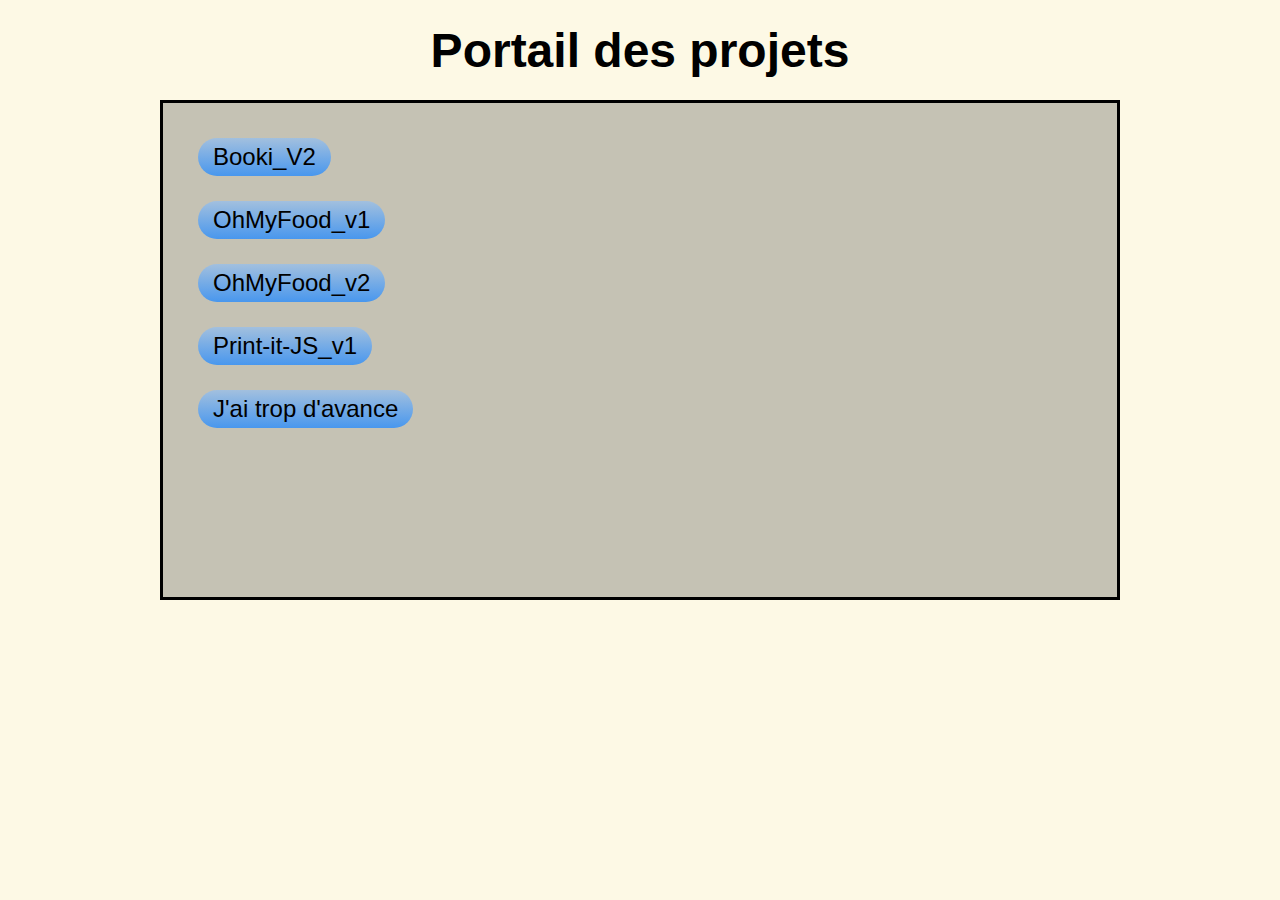
<file: index.html>
<!DOCTYPE html>
<html lang="fr">

<head>
    <meta charset="UTF-8">
    <meta name="viewport" content="width=device-width, initial-scale=1.0">
    <title>Document</title>
    <link rel="stylesheet" href="style.css">
</head>

<body>
    <header>
        <h1>Portail des projets</h1>
    </header>
    <main>
        <a href="Booki_V2/index.html">Booki_V2</a>
        <a href="OhMyFood_v1/index_original.html">OhMyFood_v1</a>
        <a href="OhMyFood_v2/index.html">OhMyFood_v2</a>
        <a href="Projet-5_Print-it-JS-main/index.html">Print-it-JS_v1</a>
        <a href="https://tinyurl.com/y3se8bz4">J'ai trop d'avance</a>
        
    </main>
</body>

</html>
</file>
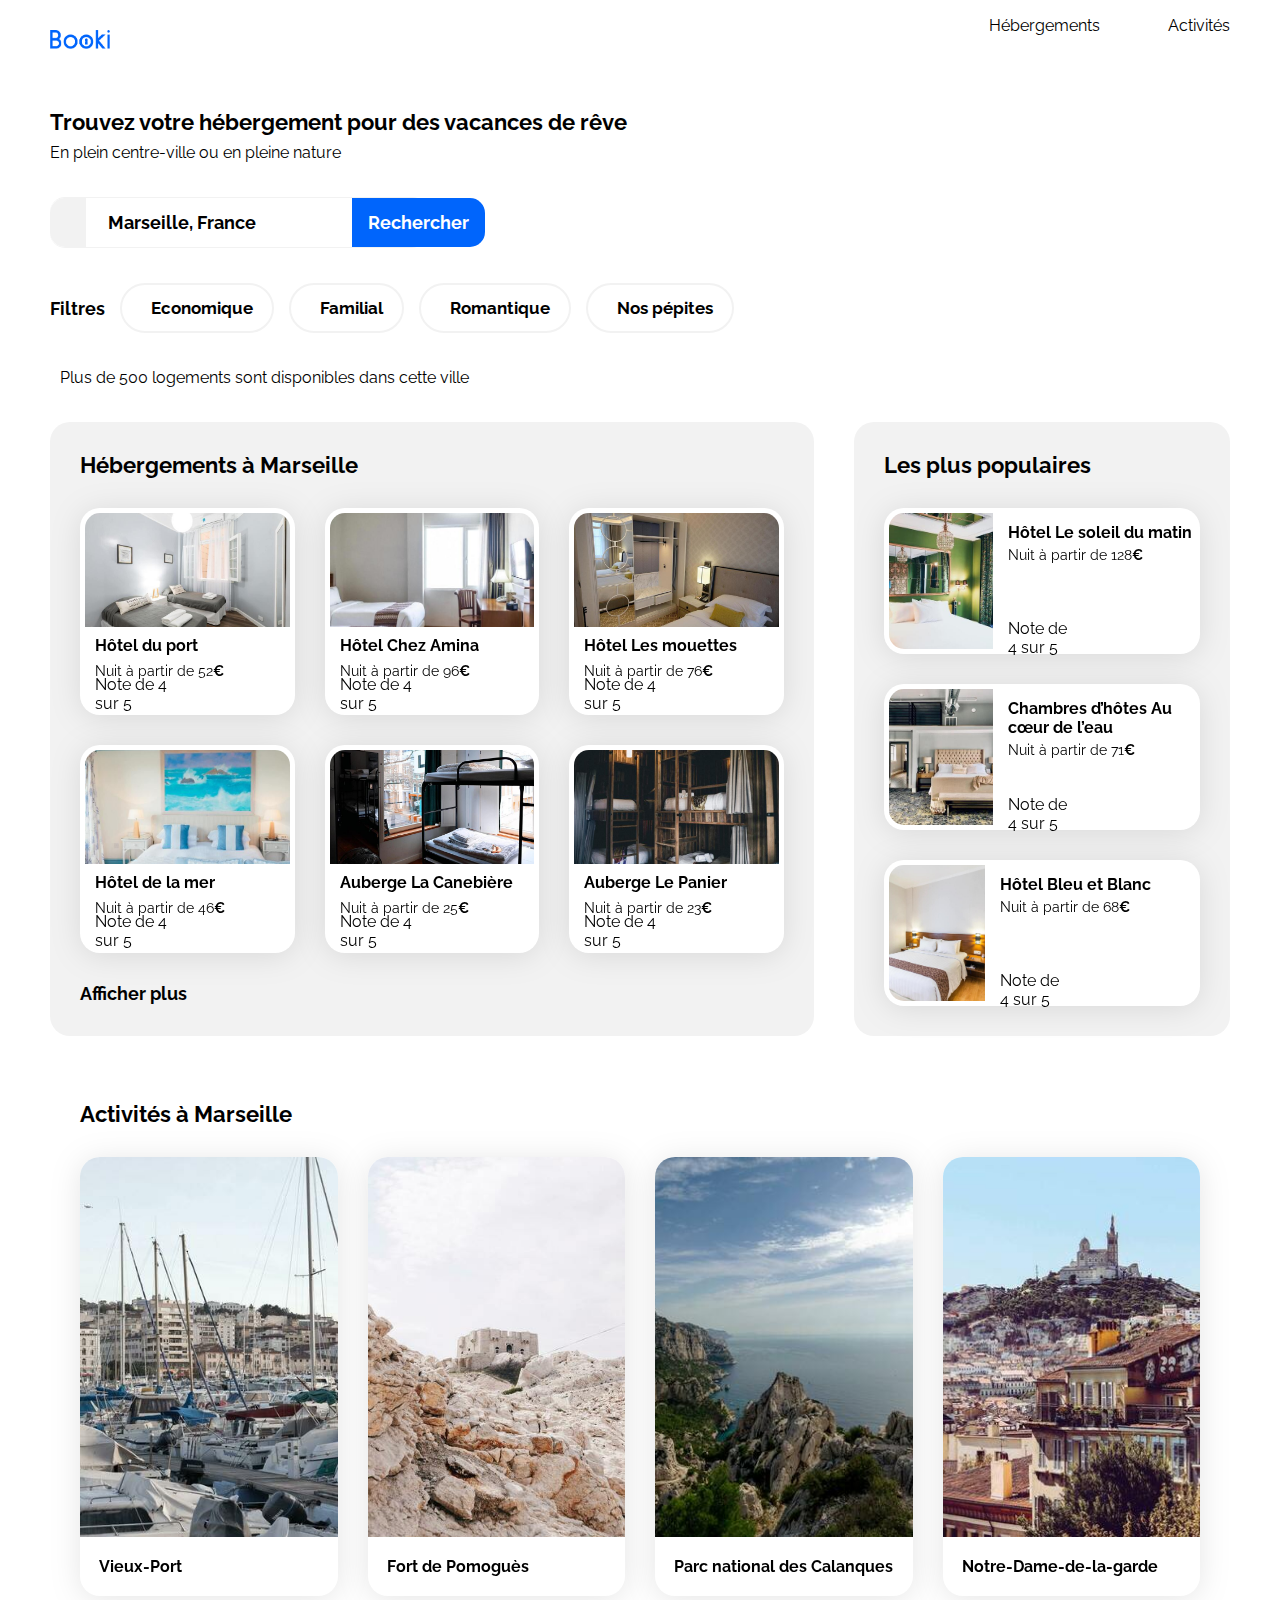
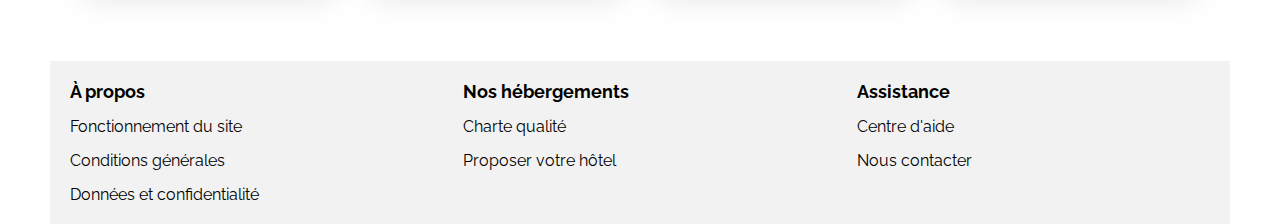
<file: Booki_V2/index.html>
<!DOCTYPE html>
<html lang="fr">

<head>
    <meta charset="UTF-8">
    <meta name="viewport" content="width=device-width, initial-scale=1.0">
    <title>Booki</title>
    <link rel="preconnect" href="https://fonts.googleapis.com">
    <link rel="preconnect" href="https://fonts.gstatic.com" crossorigin>
    <link href="https://fonts.googleapis.com/css2?family=Raleway:wght@400;500;700&display=swap" rel="stylesheet">
    <link rel="stylesheet" href="https://cdnjs.cloudflare.com/ajax/libs/font-awesome/6.2.1/css/all.min.css"
        integrity="sha512-MV7K8+y+gLIBoVD59lQIYicR65iaqukzvf/nwasF0nqhPay5w/9lJmVM2hMDcnK1OnMGCdVK+iQrJ7lzPJQd1w=="
        crossorigin="anonymous" referrerpolicy="no-referrer">
    <link rel="stylesheet" href="./css/style.css">
</head>

<body>
    <div class="main-container">
        <header>
            <img id="logo" src="images/logo/Booki.png" alt="Logo du site">
            <nav>
                <a class="nav-link" href="#hebergements">Hébergements</a>
                <a class="nav-link" href="#activités">Activités</a>
            </nav>
        </header>
        <main>
            <section class="info-group">
                <div class="headline">
                    <h1 class="title">Trouvez votre hébergement pour des vacances de rêve</h1>
                    <p class="txt">En plein centre-ville ou en pleine nature</p>
                </div>
                <div class="search-bar">
                    <form action="#" method="post">
                        <i class="fa-solid fa-location-dot"></i>
                        <input type="text" id="search" name="search" value="Marseille, France">
                        <button class="search-button" type="submit">
                            <i id="search-button-icon" class="fa-solid fa-magnifying-glass"></i>
                            <span>Rechercher</span>
                        </button>
                    </form>
                </div>
                <div class="filterbar">
                    <h3>Filtres</h3>
                    <div class="filters">
                        <div class="filters-mobile">
                            <div class="filter">
                                <i class="fa-solid fa-money-bill-wave"></i>
                                <span>Economique</span>
                            </div>
                            <div class="filter">
                                <i class="fa-solid fa-person"></i>
                                <span>Familial</span>
                            </div>
                        </div>
                        <div class="filters-mobile">
                            <div class="filter">
                                <i class="fa-solid fa-heart"></i>
                                <span>Romantique</span>
                            </div>
                            <div class="filter">
                                <i class="fa-solid fa-fire"></i>
                                <span>Nos pépites</span>
                            </div>
                        </div>
                    </div>
                </div>
                <div class="infobar">
                    <i class="fa-solid fa-circle-info"></i>
                    <p>Plus de 500 logements sont disponibles dans cette ville</p>
                </div>

            </section>

            <div class="hebergements-and-populaires">

                <section id="hebergements" class="hebergements">
                    <h2 class="section-title">Hébergements à Marseille</h2>
                    <div class="hebergements-cards-1">
                        <article class="card">
                            <a class="card-link" href="#">
                                <img src="./images/hebergements/fred-kleber.jpg"
                                    alt="Image de la chambre d'hôtel montrant un lit">
                                <div class="card-content">
                                    <div class="card-txt">
                                        <h4 class="card-title">Hôtel du port</h4>
                                        <p class="card-subtitle">Nuit à partir de 52<span class="euro">€</span></p>
                                    </div>
                                    <div class="card-rating">
                                        <i class="fa-xs fa-solid fa-star" aria-hidden="true"></i>
                                        <i class="fa-xs fa-solid fa-star" aria-hidden="true"></i>
                                        <i class="fa-xs fa-solid fa-star" aria-hidden="true"></i>
                                        <i class="fa-xs fa-solid fa-star" aria-hidden="true"></i>
                                        <i class="fa-xs fa-solid fa-star neutral-star" aria-hidden="true"></i>
                                        <span class="sr-only">Note de 4 sur 5</span>
                                    </div>
                                </div>
                            </a>
                        </article>
                        <article class="card">
                            <a class="card-link" href="#">
                                <img src="./images/hebergements/febrian-zakaria.jpg"
                                    alt="Image de la chambre d'hôtel montrant un lit">
                                <div class="card-content">
                                    <div class="card-txt">
                                        <h4 class="card-title">Hôtel Chez Amina</h4>
                                        <p class="card-subtitle">Nuit à partir de 96<span class="euro">€</span></p>
                                    </div>
                                    <div class="card-rating">
                                        <i class="fa-xs fa-solid fa-star" aria-hidden="true"></i>
                                        <i class="fa-xs fa-solid fa-star" aria-hidden="true"></i>
                                        <i class="fa-xs fa-solid fa-star" aria-hidden="true"></i>
                                        <i class="fa-xs fa-solid fa-star" aria-hidden="true"></i>
                                        <i class="fa-xs fa-solid fa-star neutral-star" aria-hidden="true"></i>
                                        <span class="sr-only">Note de 4 sur 5</span>
                                    </div>
                                </div>
                            </a>
                        </article>
                        <article class="card">
                            <a class="card-link" href="#">
                                <img src="./images/hebergements/reisetopia.jpg"
                                    alt="Image de la chambre d'hôtel montrant un lit">
                                <div class="card-content">
                                    <div class="card-txt">
                                        <h4 class="card-title">Hôtel Les mouettes</h4>
                                        <p class="card-subtitle">Nuit à partir de 76<span class="euro">€</span></p>
                                    </div>
                                    <div class="card-rating">
                                        <i class="fa-xs fa-solid fa-star" aria-hidden="true"></i>
                                        <i class="fa-xs fa-solid fa-star" aria-hidden="true"></i>
                                        <i class="fa-xs fa-solid fa-star" aria-hidden="true"></i>
                                        <i class="fa-xs fa-solid fa-star" aria-hidden="true"></i>
                                        <i class="fa-xs fa-solid fa-star neutral-star" aria-hidden="true"></i>
                                        <span class="sr-only">Note de 4 sur 5</span>
                                    </div>
                                </div>
                            </a>
                        </article>
                    </div>
                    <div class="hebergements-cards-2">
                        <article class="card">
                            <a class="card-link" href="#">
                                <img src="./images/hebergements/annie-spratt.jpg"
                                    alt="Image de la chambre d'hôtel montrant un lit">
                                <div class="card-content">
                                    <div class="card-txt">
                                        <h4 class="card-title">Hôtel de la mer</h4>
                                        <p class="card-subtitle">Nuit à partir de 46<span class="euro">€</span></p>
                                    </div>
                                    <div class="card-rating">
                                        <i class="fa-xs fa-solid fa-star" aria-hidden="true"></i>
                                        <i class="fa-xs fa-solid fa-star" aria-hidden="true"></i>
                                        <i class="fa-xs fa-solid fa-star" aria-hidden="true"></i>
                                        <i class="fa-xs fa-solid fa-star" aria-hidden="true"></i>
                                        <i class="fa-xs fa-solid fa-star neutral-star" aria-hidden="true"></i>
                                        <span class="sr-only">Note de 4 sur 5</span>
                                    </div>
                                </div>
                            </a>
                        </article>
                        <article class="card">
                            <a class="card-link" href="#">
                                <img src="./images/hebergements/marcus-loke.jpg"
                                    alt="Image de la chambre d'hôtel montrant un lit">
                                <div class="card-content">
                                    <div class="card-txt">
                                        <h4 class="card-title">Auberge La Canebière</h4>
                                        <p class="card-subtitle">Nuit à partir de 25<span class="euro">€</span></p>
                                    </div>
                                    <div class="card-rating">
                                        <i class="fa-xs fa-solid fa-star" aria-hidden="true"></i>
                                        <i class="fa-xs fa-solid fa-star" aria-hidden="true"></i>
                                        <i class="fa-xs fa-solid fa-star" aria-hidden="true"></i>
                                        <i class="fa-xs fa-solid fa-star" aria-hidden="true"></i>
                                        <i class="fa-xs fa-solid fa-star neutral-star" aria-hidden="true"></i>
                                        <span class="sr-only">Note de 4 sur 5</span>
                                    </div>
                                </div>
                            </a>
                        </article>
                        <article class="card">
                            <a class="card-link" href="#">
                                <img src="./images/hebergements/nicate-lee.jpg"
                                    alt="Image de la chambre d'hôtel montrant un lit">
                                <div class="card-content">
                                    <div class="card-txt">
                                        <h4 class="card-title">Auberge Le Panier</h4>
                                        <p class="card-subtitle">Nuit à partir de 23<span class="euro">€</span></p>
                                    </div>
                                    <div class="card-rating">
                                        <i class="fa-xs fa-solid fa-star" aria-hidden="true"></i>
                                        <i class="fa-xs fa-solid fa-star" aria-hidden="true"></i>
                                        <i class="fa-xs fa-solid fa-star" aria-hidden="true"></i>
                                        <i class="fa-xs fa-solid fa-star" aria-hidden="true"></i>
                                        <i class="fa-xs fa-solid fa-star neutral-star" aria-hidden="true"></i>
                                        <span class="sr-only">Note de 4 sur 5</span>
                                    </div>
                                </div>
                            </a>
                        </article>
                    </div>
                    <a id="get-more" href="#">Afficher plus</a>
                </section>

                <section class="populaires">
                    <div class="populaires-title">
                        <h2 class="section-title">Les plus populaires</h2>
                        <i class="fa-solid fa-chart-line" aria-hidden="true"></i>
                    </div>
                    <div class="populaires-cards">
                        <article class="card">
                            <a class="card-link" href="#">
                                <img src="./images/hebergements/emile-guillemot.jpg"
                                    alt="Image de la chambre d'hôtel montrant un lit">
                                <div class="card-content">
                                    <div class="card-txt">
                                        <h4 class="card-title">Hôtel Le soleil du matin</h4>
                                        <p class="card-subtitle">Nuit à partir de 128<span class="euro">€</span></p>
                                    </div>
                                    <div class="card-rating">
                                        <i class="fa-xs fa-solid fa-star" aria-hidden="true"></i>
                                        <i class="fa-xs fa-solid fa-star" aria-hidden="true"></i>
                                        <i class="fa-xs fa-solid fa-star" aria-hidden="true"></i>
                                        <i class="fa-xs fa-solid fa-star" aria-hidden="true"></i>
                                        <i class="fa-xs fa-solid fa-star neutral-star" aria-hidden="true"></i>
                                        <span class="sr-only">Note de 4 sur 5</span>
                                    </div>
                                </div>
                            </a>
                        </article>
                        <article class="card">
                            <a class="card-link" href="#">
                                <img src="./images/hebergements/aw-creative.jpg"
                                    alt="Image de la chambre d'hôtel montrant un lit">
                                <div class="card-content">
                                    <div class="card-txt">
                                        <h4 class="card-title">Chambres d’hôtes Au cœur de l’eau</h4>
                                        <p class="card-subtitle">Nuit à partir de 71<span class="euro">€</span></p>
                                    </div>
                                    <div class="card-rating">
                                        <i class="fa-xs fa-solid fa-star" aria-hidden="true"></i>
                                        <i class="fa-xs fa-solid fa-star" aria-hidden="true"></i>
                                        <i class="fa-xs fa-solid fa-star" aria-hidden="true"></i>
                                        <i class="fa-xs fa-solid fa-star" aria-hidden="true"></i>
                                        <i class="fa-xs fa-solid fa-star neutral-star" aria-hidden="true"></i>
                                        <span class="sr-only">Note de 4 sur 5</span>
                                    </div>
                                </div>
                            </a>
                        </article>
                        <article class="card">
                            <a class="card-link" href="#">
                                <img src="./images/hebergements/febrian-zakaria2.jpg"
                                    alt="Image de la chambre d'hôtel montrant un lit">
                                <div class="card-content">
                                    <div class="card-txt">
                                        <h4 class="card-title">Hôtel Bleu et Blanc</h4>
                                        <p class="card-subtitle">Nuit à partir de 68<span class="euro">€</span></p>
                                    </div>
                                    <div class="card-rating">
                                        <i class="fa-xs fa-solid fa-star" aria-hidden="true"></i>
                                        <i class="fa-xs fa-solid fa-star" aria-hidden="true"></i>
                                        <i class="fa-xs fa-solid fa-star" aria-hidden="true"></i>
                                        <i class="fa-xs fa-solid fa-star" aria-hidden="true"></i>
                                        <i class="fa-xs fa-solid fa-star neutral-star" aria-hidden="true"></i>
                                        <span class="sr-only">Note de 4 sur 5</span>
                                    </div>
                                </div>
                            </a>
                        </article>
                    </div>
                </section>
            </div>

            <section id="activités" class="activités">
                <h2 class="section-title">Activités à Marseille</h2>
                <div class="activités-cards">
                    <article class="card">
                        <a class="card-link" href="#">
                            <img src="./images/activites/reno-laithienne.jpg" alt="Image du Vieux-Port">
                            <h4 class="card-title">Vieux-Port</h4>
                        </a>
                    </article>
                    <article class="card">
                        <a class="card-link" href="#">
                            <img src="./images/activites/paul-hermann.jpg" alt="Image du Fort de Pomoguès">
                            <h4 class="card-title">Fort de Pomoguès</h4>
                        </a>
                    </article>
                    <article class="card">
                        <a class="card-link" href="#">
                            <img src="./images/activites/kilyan-sockalingum.jpg"
                                alt="Image du Parc national des Calanques">
                            <h4 class="card-title">Parc national des Calanques</h4>
                        </a>
                    </article>
                    <article class="card">
                        <a class="card-link" href="#">
                            <img src="./images/activites/florian-wehde.jpg" alt="Image de Notre-Dame-de-la-garde">
                            <h4 class="card-title">Notre-Dame-de-la-garde</h4>
                        </a>
                    </article>
                </div>
            </section>
        </main>

        <footer>
            <div class="footer-div">
                <h3>À propos</h3>
                <ul>
                    <li><a href="#">Fonctionnement du site</a></li>
                    <li><a href="#">Conditions générales</a></li>
                    <li><a href="#">Données et confidentialité</a></li>
                </ul>
            </div>
            <div class="footer-div">
                <h3>Nos hébergements</h3>
                <ul>
                    <li><a href="#">Charte qualité</a></li>
                    <li><a href="#">Proposer votre hôtel</a></li>
                </ul>
            </div>
            <div class="footer-div">
                <h3>Assistance</h3>
                <ul>
                    <li><a href="#">Centre d'aide</a></li>
                    <li><a href="#">Nous contacter</a></li>
                </ul>
            </div>
        </footer>

    </div>
</body>

</html>
</file>
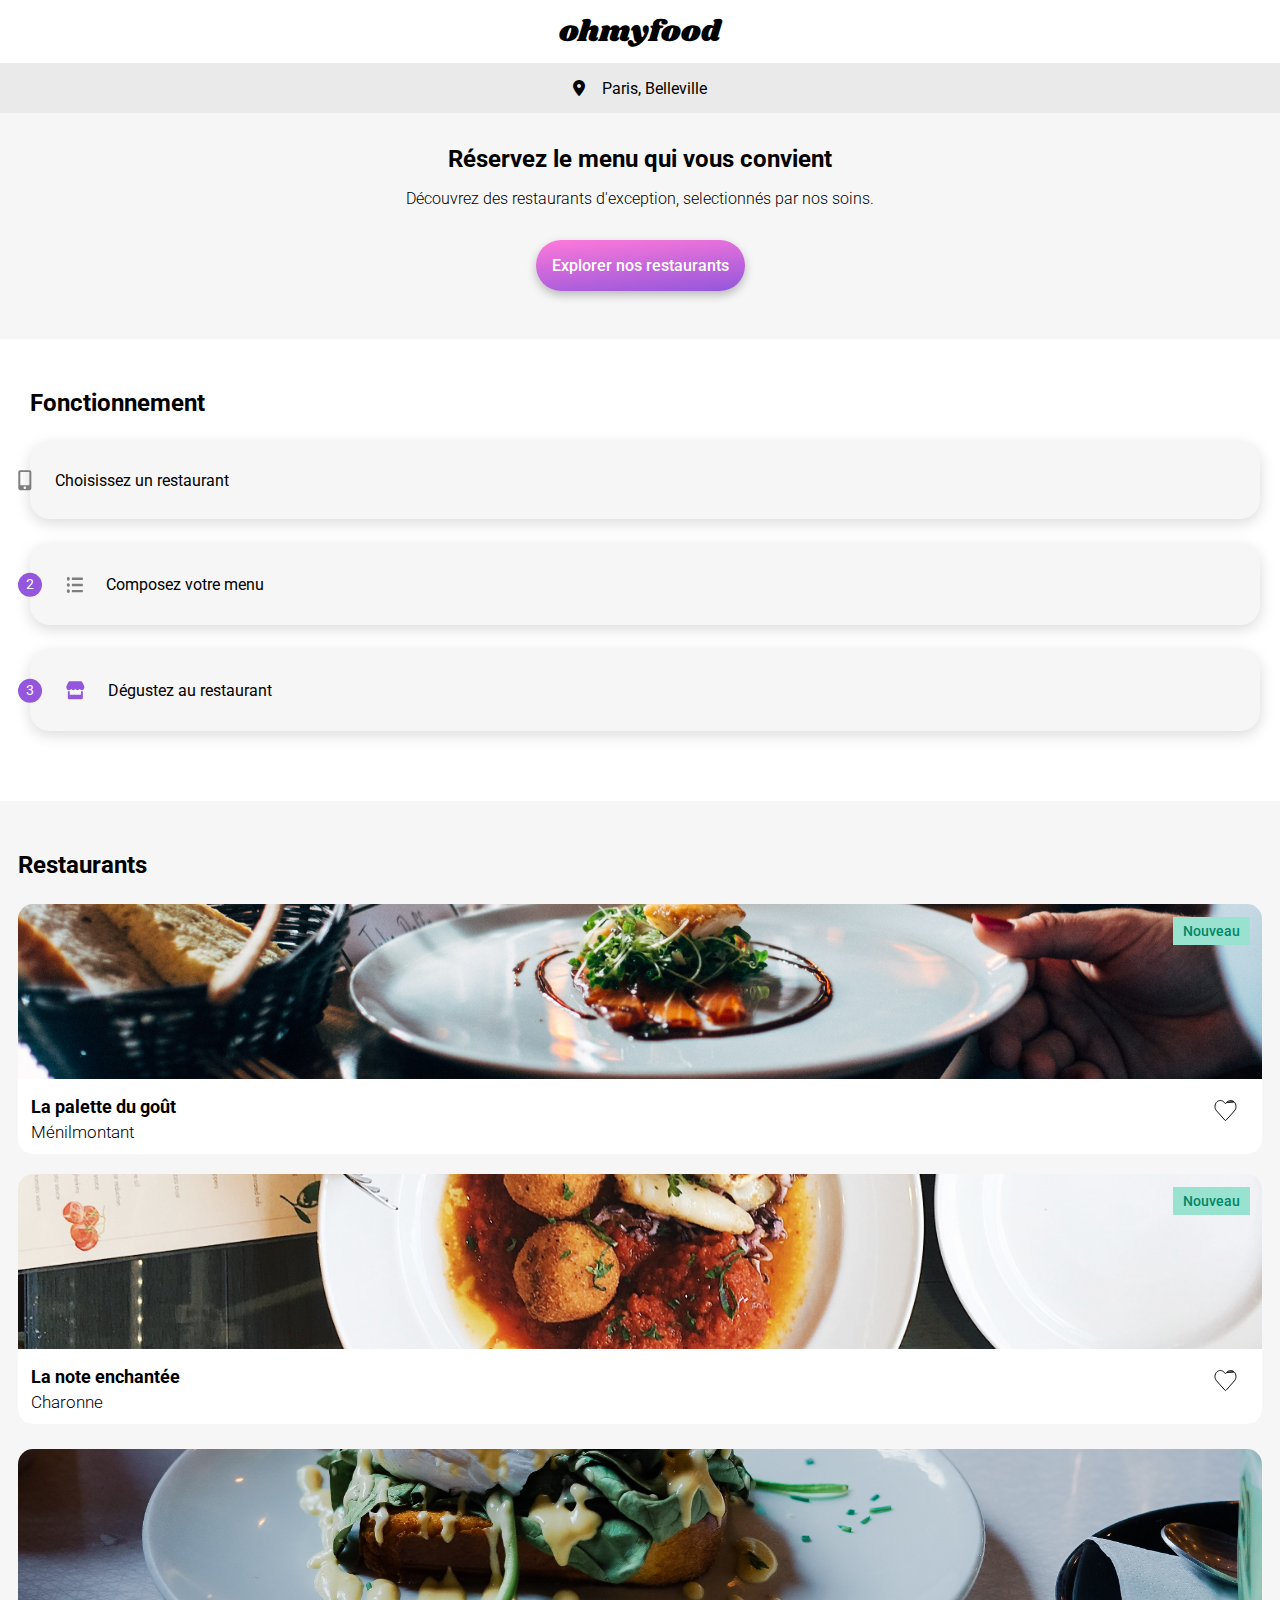
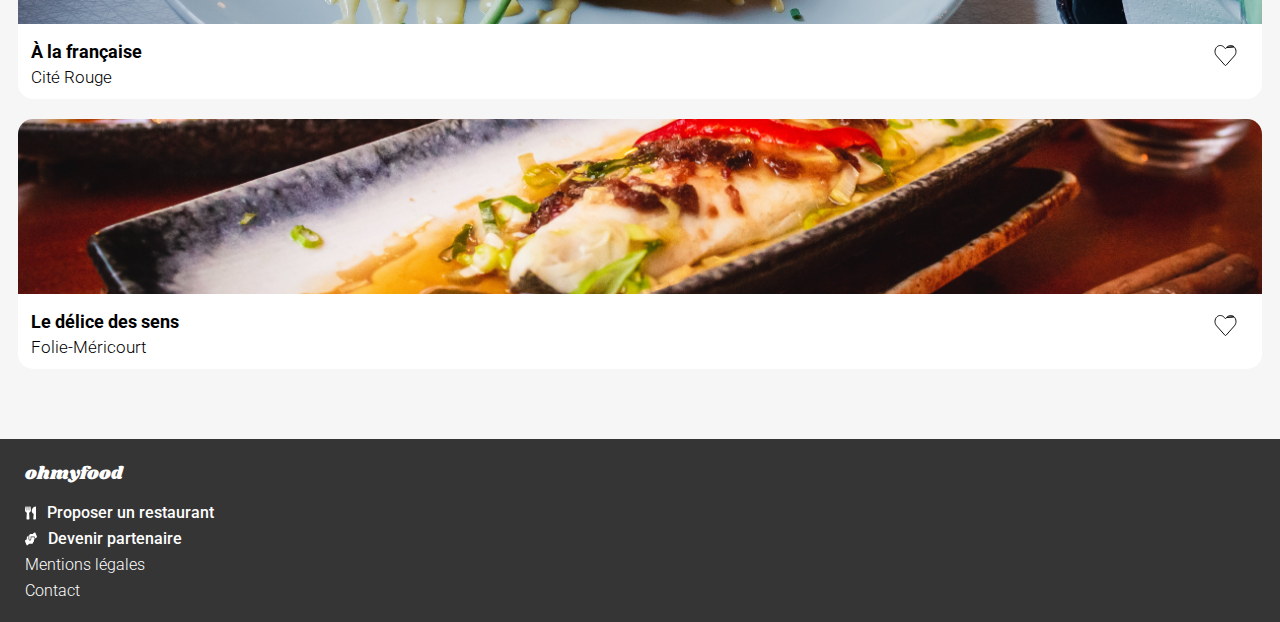
<file: OhMyFood_v1/index.html>
<!DOCTYPE html>
<html lang="fr">

<head>
    <meta charset="UTF-8">
    <meta name="viewport" content="width=device-width, initial-scale=1.0">
    <link href="https://fonts.googleapis.com/css?family=Roboto:300,400,500,600,700" rel="stylesheet">
    <link href="https://fonts.googleapis.com/css?family=Shrikhand:400&display=swap" rel="stylesheet">
    <link rel="stylesheet" href="https://cdnjs.cloudflare.com/ajax/libs/font-awesome/6.4.2/css/all.min.css">
    <link rel="stylesheet" href="SASS/style.css">
    <title>OhMyFood</title>
</head>

<body>

    <header>
        <h1 class="title">ohmyfood</h1>
        <div class="location">
            <i class="fa-solid fa-location-dot"></i>
            <span class="location-txt">Paris, Belleville</span>
        </div>
    </header>

    <!-- <a id="go-back" href="index.html">
        <img src="assets/icons/GoBack.svg" alt="icône de retour en arrière">
    </a> -->

    <main>

        <section class="explore-section">
            <h2>Réservez le menu qui vous convient</h2>
            <span>Découvrez des restaurants d'exception, selectionnés par nos soins.</span>
            <a href="#restaurants-section">Explorer nos restaurants</a>
        </section>

        <section class="fonctionnement-section">
            <h2>Fonctionnement</h2>
            <div class="bloc-cartouches-fonctionnement">

                <div class="cartouche-fonctionnement">
                    <img src="assets/icons/phone.svg" alt="icône de smartphone">
                    <p>Choisissez un restaurant</p>
                </div>

                <div class="cartouche-fonctionnement">
                    <div class="cartouche-number">
                        <img src="assets/icons/Ellipse_2.svg" alt="Etape 2">
                        <p>2</p>
                    </div>
                    <img src="assets/icons/menu.svg" alt="icône de menu">
                    <p>Composez votre menu</p>
                </div>

                <div class="cartouche-fonctionnement">
                    <div class="cartouche-number">
                        <img src="assets/icons/Ellipse_2.svg" alt="Etape 3">
                        <p>3</p>
                    </div>
                    <img src="assets/icons/restaurant.svg" alt="icône de restaurant">
                    <p>Dégustez au restaurant</p>
                </div>

            </div>
        </section>

        <section class="restaurants-section">
            <h2 id="restaurants-section">Restaurants</h2>

            <div class="cards-block">
                <div class="cards-sub-block">

                    <article class="card">
                        <img class="img-1" src="assets/restaurants/jay-wennington-N_Y88TWmGwA-unsplash.jpg"
                            alt="photo d'un plat du restaurant">
                        <p class="badge-nouveau">Nouveau</p>
                        <div class="card-txt-block">
                            <h3>La palette du goût</h3>
                            <p>Ménilmontant</p>
                        </div>
                        <!-- <a href="#La_palette_du_goût"></a> -->
                        <a href="Restaurants/La_palette_du_goût.html"></a>
                        <label class="checkbox-label" for="la-palette-du-gout">
                            <input type="checkbox" id="la-palette-du-gout">
                            <img class="status-default" src="assets/icons/Status=Default.svg"
                                alt="icône du bouton like">
                            <img class="status-liked" src="assets/icons/Status=Liked.svg" alt="icône du bouton like">
                        </label>
                    </article>

                    <article class="card">
                        <img class="img-2" src="assets/restaurants/stil-u2Lp8tXIcjw-unsplash.jpg"
                            alt="photo d'un plat du restaurant">
                        <p class="badge-nouveau">Nouveau</p>
                        <div class="card-txt-block">
                            <h3>La note enchantée</h3>
                            <p>Charonne</p>
                        </div>
                        <a href="Restaurants/La_note_enchantée.html"></a>
                        <label class="checkbox-label" for="la-note-enchantée">
                            <input type="checkbox" id="la-note-enchantée">
                            <img class="status-default" src="assets/icons/Status=Default.svg"
                                alt="icône du bouton like">
                            <img class="status-liked" src="assets/icons/Status=Liked.svg" alt="icône du bouton like">
                        </label>
                    </article>

                </div>
            </div>

            <div class="cards-block">
                <div class="cards-sub-block">

                    <article class="card">
                        <img class="img-3" src="assets/restaurants/toa-heftiba-DQKerTsQwi0-unsplash.jpg"
                            alt="photo d'un plat du restaurant">
                        <div class="card-txt-block">
                            <h3>À la française</h3>
                            <p>Cité Rouge</p>
                        </div>
                        <a href="Restaurants/A_la_française.html"></a>
                        <label class="checkbox-label" for="a-la-française">
                            <input type="checkbox" id="a-la-française">
                            <img class="status-default" src="assets/icons/Status=Default.svg"
                                alt="icône du bouton like">
                            <img class="status-liked" src="assets/icons/Status=Liked.svg" alt="icône du bouton like">
                        </label>
                    </article>

                    <article class="card">
                        <img class="img-4" src="assets/restaurants/louis-hansel-shotsoflouis-qNBGVyOCY8Q-unsplash.jpg"
                            alt="photo d'un plat du restaurant">
                        <div class="card-txt-block">
                            <h3>Le délice des sens</h3>
                            <p>Folie-Méricourt</p>
                        </div>
                        <a href="Restaurants/Le_délice_des_sens.html"></a>
                        <label class="checkbox-label" for="le-délice-des-sens">
                            <input type="checkbox" id="le-délice-des-sens">
                            <img class="status-default" src="assets/icons/Status=Default.svg"
                                alt="icône du bouton like">
                            <img class="status-liked" src="assets/icons/Status=Liked.svg" alt="icône du bouton like">
                        </label>
                    </article>

                </div>
            </div>

        </section>

    </main>

    <footer>
        <div class="footer-logo">
            <p>ohmyfood</p>
        </div>
        <div class="links-block">
            <div class="proposer-restaurant">
                <img src="assets/icons/couverts.svg" alt="icône du lien proposer un restaurant">
                <p>Proposer un restaurant</p>
            </div>
            <div class="partenaire">
                <img src="assets/icons/partenaires.svg" alt="icône du lien devenir partenaire">
                <p>Devenir partenaire</p>
            </div>
            <div class="mentions-contact">
                <p>Mentions légales</p>
                <p>Contact</p>
            </div>
        </div>
    </footer>

</body>


</html>

<!-- <iframe id="La_palette_du_goût" src="Restaurants/La_palette_du_goût.html"></iframe> -->
</file>
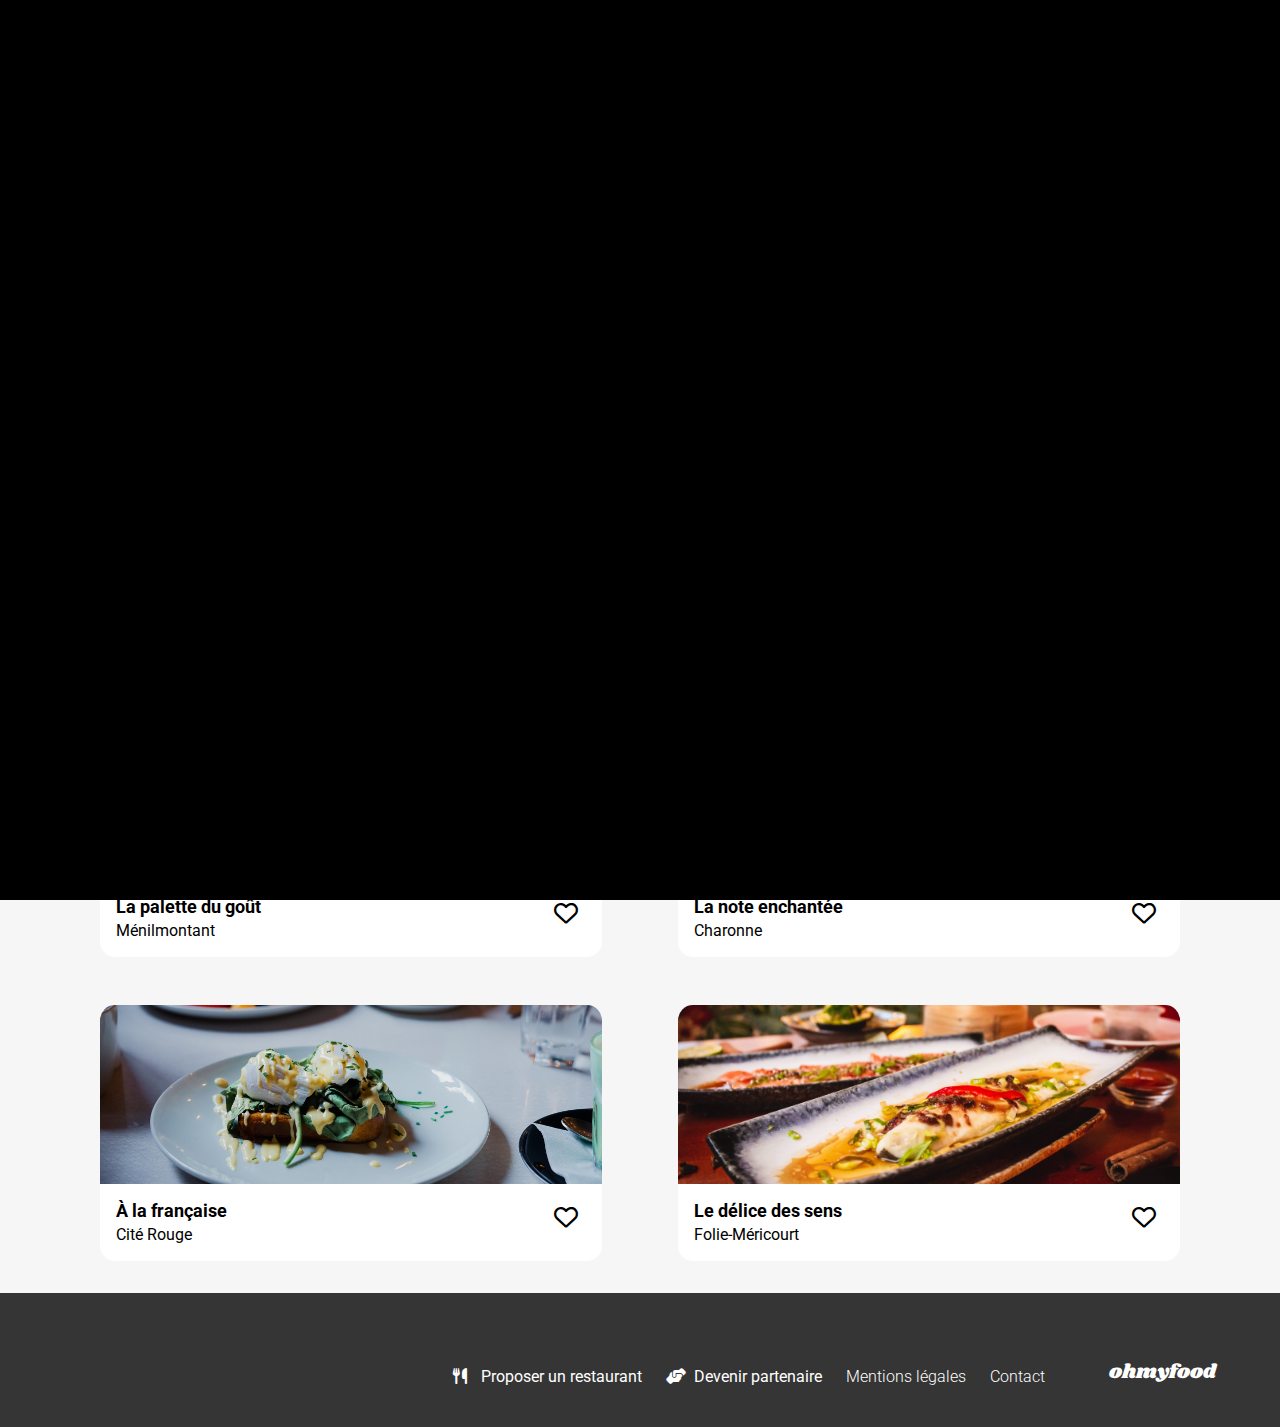
<file: OhMyFood_v2/index.html>
<!DOCTYPE html>
<html lang="fr">

<head>
    <meta charset="UTF-8">
    <meta name="viewport" content="width=device-width, initial-scale=1.0">
    <link href="https://fonts.googleapis.com/css?family=Roboto:300,400,500,600,700" rel="stylesheet">
    <link href="https://fonts.googleapis.com/css?family=Shrikhand:400&display=swap" rel="stylesheet">
    <link rel="stylesheet" href="https://cdnjs.cloudflare.com/ajax/libs/font-awesome/6.4.2/css/all.min.css">
    <link rel="stylesheet" href="SASS/style.css">
    <title>OhMyFood</title>
</head>

<body>

    <div class="loader">
        <span class="loader__1">O</span>
        <span class="loader__2">h</span>
        <span class="loader__3">M</span>
        <span class="loader__4">y</span>
        <span class="loader__5">F</span>
        <span class="loader__6">o</span>
        <span class="loader__7">o</span>
        <span class="loader__8">d</span>
    </div>

    <div class="main-container">

        <header class="header white-background">
            <h1 class="header__title">ohmyfood</h1>
        </header>

        <div class="location-bar">
            <i class="fa-solid fa-location-dot"></i>
            <span class="location-bar__txt">Paris, Belleville</span>
        </div>

        <main>
            <section class="explore grey-background">
                <h2 class="explore__title">Réservez le menu qui vous convient</h2>
                <span class="explore__txt">Découvrez des restaurants d'exception, selectionnés par nos soins.</span>
                <a class="explore__btn" href="#restaurants-balise">Explorer nos restaurants</a>
            </section>
            <section class="steps white-background">
                <h2 class="steps__title">Fonctionnement</h2>
                <div class="steps__tiles-flex">
                    <div class="steps__tile">
                        <span class="steps__tile-number">1</span>
                        <i class="fa-solid fa-mobile-screen-button steps__tile-icon"></i>
                        <span class="steps__tile-txt">Choisissez un restaurant</span>
                    </div>
                    <div class="steps__tile">
                        <span class="steps__tile-number">2</span>
                        <i class="fa-solid fa-list-ul steps__tile-icon"></i>
                        <span class="steps__tile-txt">Composez votre menu</span>
                    </div>
                    <div class="steps__tile">
                        <span class="steps__tile-number">3</span>
                        <i class="fa-solid fa-store steps__tile-icon steps__tile-icon--purple"></i>
                        <span class="steps__tile-txt">Dégustez au restaurant</span>
                    </div>
                </div>
            </section>
            <div class="grey-background">
                <section class="restaurants">
                    <h2 class="restaurants__title" id="restaurants-balise">Restaurants</h2>
                    <div class="restaurants__block">
                        <article class="restaurants__card white-background">
                            <a class="restaurants__card-link" href="Restaurants/La_palette_du_goût.html"></a>
                            <img class="restaurants__card-img La_palette_du_goût-img"
                                src="assets/restaurants/jay-wennington-N_Y88TWmGwA-unsplash.jpg"
                                alt="photo d'un plat du restaurant">
                            <span class="restaurants__card-new">Nouveau</span>
                            <h3 class="restaurants__card-title">La palette du goût</h3>
                            <span class="restaurants__card-location">Ménilmontant</span>
                            <label class="restaurants__card-checkbox-label" for="la-palette-du-gout">
                                <input type="checkbox" id="la-palette-du-gout">
                                <i class="fa-regular fa-heart restaurants__card-status-default"></i>
                                <i class="fa-solid fa-heart restaurants__card-status-liked"></i>
                            </label>
                        </article>
                        <article class="restaurants__card white-background">
                            <a class="restaurants__card-link" href="Restaurants/La_note_enchantée.html"></a>
                            <img class="restaurants__card-img La_note_enchantée-img"
                                src="assets/restaurants/stil-u2Lp8tXIcjw-unsplash.jpg"
                                alt="photo d'un plat du restaurant">
                            <span class="restaurants__card-new">Nouveau</span>
                            <h3 class="restaurants__card-title">La note enchantée</h3>
                            <span class="restaurants__card-location">Charonne</span>
                            <label class="checkbox-label" for="la-note-enchantée">
                                <input type="checkbox" id="la-note-enchantée">
                                <i class="fa-regular fa-heart restaurants__card-status-default"></i>
                                <i class="fa-solid fa-heart restaurants__card-status-liked"></i>
                            </label>
                        </article>
                    </div>
                    <div class="restaurants__block">
                        <article class="restaurants__card white-background">
                            <a class="restaurants__card-link" href="Restaurants/A_la_française.html"></a>
                            <img class="restaurants__card-img A_la_française-img"
                                src="assets/restaurants/toa-heftiba-DQKerTsQwi0-unsplash.jpg"
                                alt="photo d'un plat du restaurant">
                            <h3 class="restaurants__card-title">À la française</h3>
                            <span class="restaurants__card-location">Cité Rouge</span>
                            <label class="checkbox-label" for="a-la-française">
                                <input type="checkbox" id="a-la-française">
                                <i class="fa-regular fa-heart restaurants__card-status-default"></i>
                                <i class="fa-solid fa-heart restaurants__card-status-liked"></i>
                            </label>
                        </article>
                        <article class="restaurants__card white-background">
                            <a class="restaurants__card-link" href="Restaurants/Le_délice_des_sens.html"></a>
                            <img class="restaurants__card-img Le_délice_des_sens-img"
                                src="assets/restaurants/louis-hansel-shotsoflouis-qNBGVyOCY8Q-unsplash.jpg"
                                alt="photo d'un plat du restaurant">
                            <h3 class="restaurants__card-title">Le délice des sens</h3>
                            <span class="restaurants__card-location">Folie-Méricourt</span>
                            <label class="checkbox-label" for="le-délice-des-sens">
                                <input type="checkbox" id="le-délice-des-sens">
                                <i class="fa-regular fa-heart restaurants__card-status-default"></i>
                                <i class="fa-solid fa-heart restaurants__card-status-liked"></i>
                            </label>
                        </article>
                    </div>
                </section>
            </div>
        </main>
        <footer class="footer">
            <h1 class="footer__logo">ohmyfood</h1>
            <div class="footer__links">
                <div class="footer__links-group">
                    <i class="fa-solid fa-utensils footer__links-group-icon"></i>
                    <a class="footer__link" href="#">Proposer un restaurant</a>
                </div>
                <div class="footer__links-group">
                    <i class="fa-solid fa-handshake-angle footer__links-group-icon"></i>
                    <a class="footer__link" href="#">Devenir partenaire</a>
                </div>

                <a class="footer__link" href="#">Mentions légales</a>
                <a class="footer__link" href="mailto:votreadresse@mail.com">Contact</a>
            </div>
        </footer>

    </div>

</body>


</html>

<!-- <iframe id="La_palette_du_goût" src="Restaurants/La_palette_du_goût.html"></iframe> -->
</file>
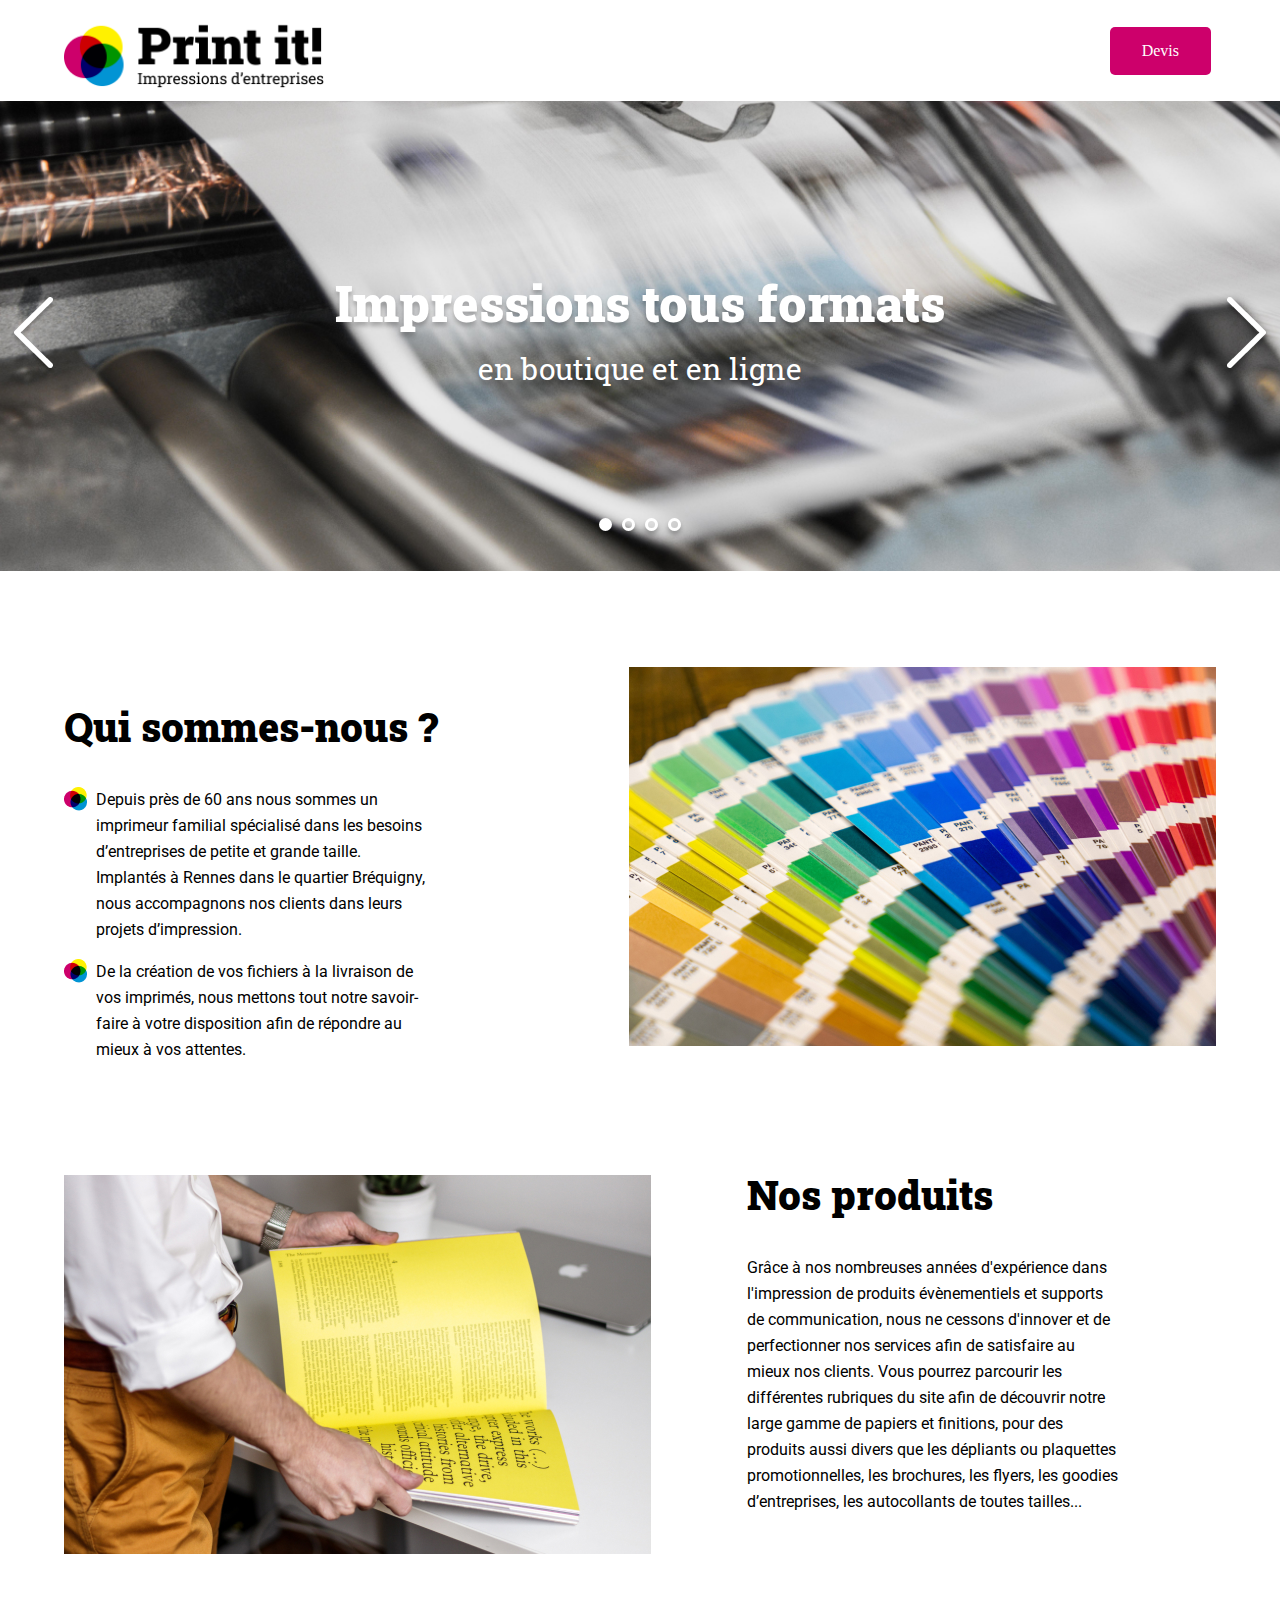
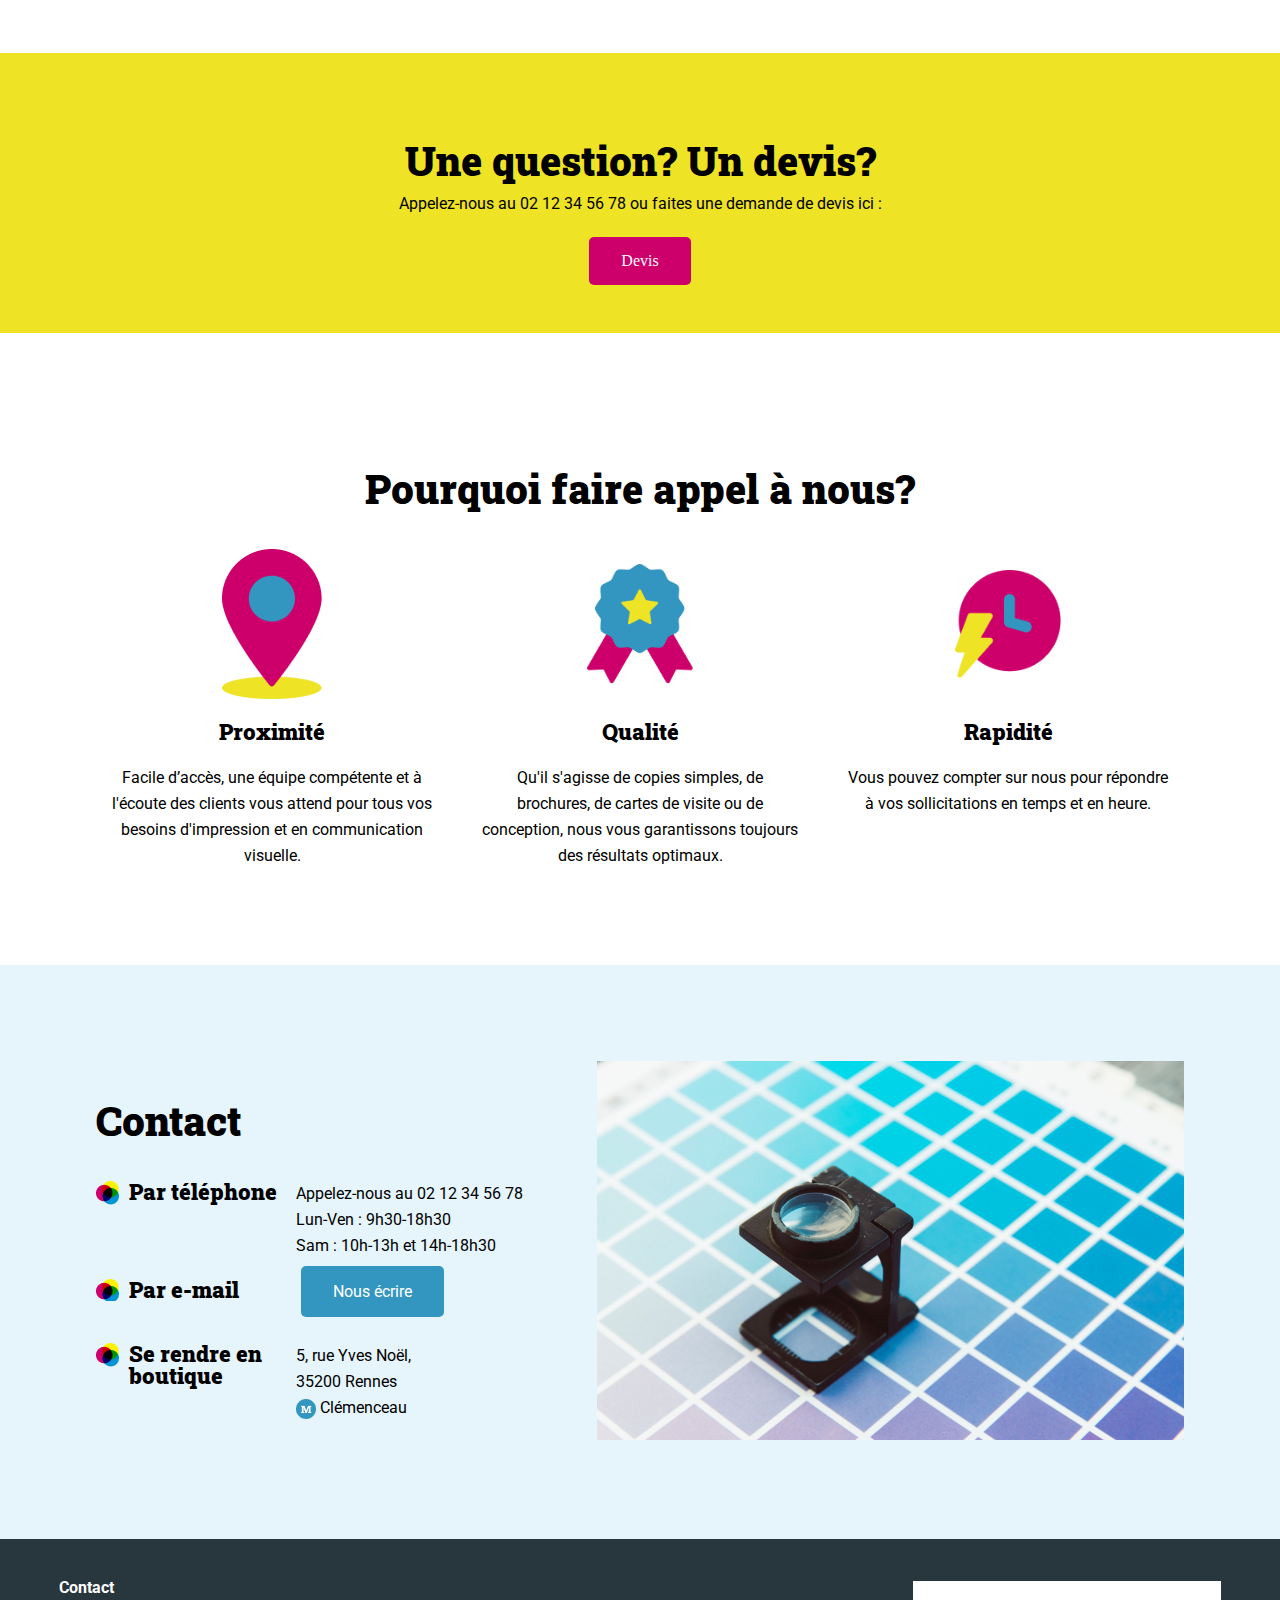
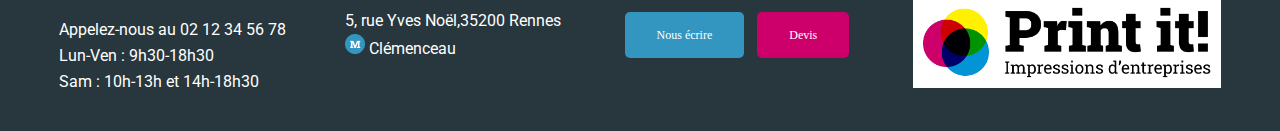
<file: Projet-5_Print-it-JS-main/index.html>
<!DOCTYPE html>
<html lang="fr">

<head>
	<meta charset="UTF-8">
	<meta name="viewport" content="width=device-width, initial-scale=1.0">
	<title>Print it ! - Impressions d'entreprise</title>
	<link rel="stylesheet" href="./assets/style.css">
	<link rel="preconnect" href="https://fonts.googleapis.com">
	<link rel="preconnect" href="https://fonts.gstatic.com" crossorigin>
	<link
		href="https://fonts.googleapis.com/css2?family=Roboto:wght@400;700&family=Roboto+Slab:wght@400;900&display=swap"
		rel="stylesheet">
</head>

<body>
	<header class="container">
		<h1>
			<img class="logo" src="./assets/images/logo.png" alt="Print it ! Impressions d'entreprises">
		</h1>
		<a class="btn devis" href="mailto:contact@print-it.tld">Devis</a>
	</header>
	<main>
		<div id="banner">
			<img class="banner-img" src="./assets/images/slideshow/slide1.jpg" alt="Banner Print-it">
			<p>Impressions tous formats <span>en boutique et en ligne</span></p>
			<div class="dots">
			</div>
		</div>
		<section id="about-us" class="container">
			<div>
				<h2>Qui sommes-nous ?</h2>
				<ul>
					<li>Depuis près de 60 ans nous sommes un imprimeur familial spécialisé dans les besoins
						d’entreprises de petite et grande taille. Implantés à Rennes dans le quartier Bréquigny, nous
						accompagnons nos clients dans leurs projets d’impression.</li>
					<li>De la création de vos fichiers à la livraison de vos imprimés, nous mettons tout notre
						savoir-faire à votre disposition afin de répondre au mieux à vos attentes.</li>
				</ul>
			</div>
			<aside>
				<img src="./assets/images/colors.jpg" alt="palette multicolore">
			</aside>
		</section>
		<section id="products" class="container">
			<div>
				<h2>Nos produits</h2>
				<p>Grâce à nos nombreuses années d'expérience dans l'impression de produits évènementiels et supports de
					communication, nous ne cessons d'innover et de perfectionner nos services afin de satisfaire au
					mieux nos clients. Vous pourrez parcourir les différentes rubriques du site afin de découvrir notre
					large gamme de papiers et finitions, pour des produits aussi divers que les dépliants ou plaquettes
					promotionnelles, les brochures, les flyers, les goodies d’entreprises, les autocollants de toutes
					tailles... </p>
			</div>
			<aside>
				<img src="./assets/images/yellow-book.jpg" alt="Imprimeur avec un livre jaune dans les mains">
			</aside>

		</section>
		<section id="question" class="bg-yellow">
			<h2>Une question? Un devis?</h2>
			<p>Appelez-nous au 02 12 34 56 78 ou faites une demande de devis ici :</p>
			<a href="mailto:contact@print-it.tld" class="btn devis">Devis</a>
		</section>
		<section id="why-us" class="container">
			<h2>Pourquoi faire appel à nous?</h2>
			<div>
				<article>
					<img src="./assets/images/proximity-icon.png" alt="Icone Proximité">
					<h3>Proximité</h3>
					<p>Facile d’accès, une équipe compétente et à l'écoute des clients vous attend pour tous vos besoins
						d'impression et en communication visuelle.</p>
				</article>
				<article>
					<img src="./assets/images/quality-icon.png" alt="Icone Qualité">
					<h3>Qualité</h3>
					<p>Qu'il s'agisse de copies simples, de brochures, de cartes de visite ou de conception, nous vous
						garantissons toujours des résultats optimaux.</p>
				</article>
				<article>
					<img src="./assets/images/speedy-icon.png" alt="Rapidité Qualité">
					<h3>Rapidité</h3>
					<p>Vous pouvez compter sur nous pour répondre à vos sollicitations en temps et en heure.</p>
				</article>
			</div>
		</section>
		<section id="contact" class="bg-lightblue">
			<div class="container">
				<div>
					<h2>Contact</h2>
					<div>
						<h3>Par téléphone</h3>
						<ul>
							<li>Appelez-nous au 02 12 34 56 78</li>
							<li>Lun-Ven : 9h30-18h30</li>
							<li>Sam : 10h-13h et 14h-18h30</li>
						</ul>
					</div>
					<div>
						<h3>Par e-mail</h3>
						<p>
							<a href="mailto:contact@print-it.tld" class="btn">Nous écrire</a>
						</p>
					</div>
					<div>
						<h3>Se rendre en boutique</h3>
						<p>5, rue Yves Noël,<br>
							35200 Rennes<br>
							<img class="inline-icon" src="./assets/images/metro.png" alt="metro" /> Clémenceau
						</p>
					</div>
				</div>
				<div>
					<img src="./assets/images/magnifying-glass.jpg" alt="Loupe avec palette bleue">
				</div>

			</div>
		</section>
	</main>
	<footer>
		<div>
			<p class="footer-contact">Contact</p>
			<ul>
				<li>Appelez-nous au 02 12 34 56 78</li>
				<li>Lun-Ven : 9h30-18h30</li>
				<li>Sam : 10h-13h et 14h-18h30</li>
			</ul>
		</div>
		<div>
			<p>5, rue Yves Noël,35200 Rennes<br>
				<img src="./assets/images/metro.png" alt="metro" /> Clémenceau
			</p>
		</div>
		<div>
			<a href="mailto:contact@print-it.tld" class="btn">Nous écrire</a>
			<a href="mailto:contact@print-it.tld?subject=Demande&nbsp;de&nbsp;devis" class="btn devis">Devis</a>
		</div>
		<div>
			<img class="footer-logo" src="./assets/images/logo.png" alt="Print it ! Impressions d'entreprises">
		</div>
	</footer>
	<script src="./assets/script.js"></script>
</body>

</html>
</file>
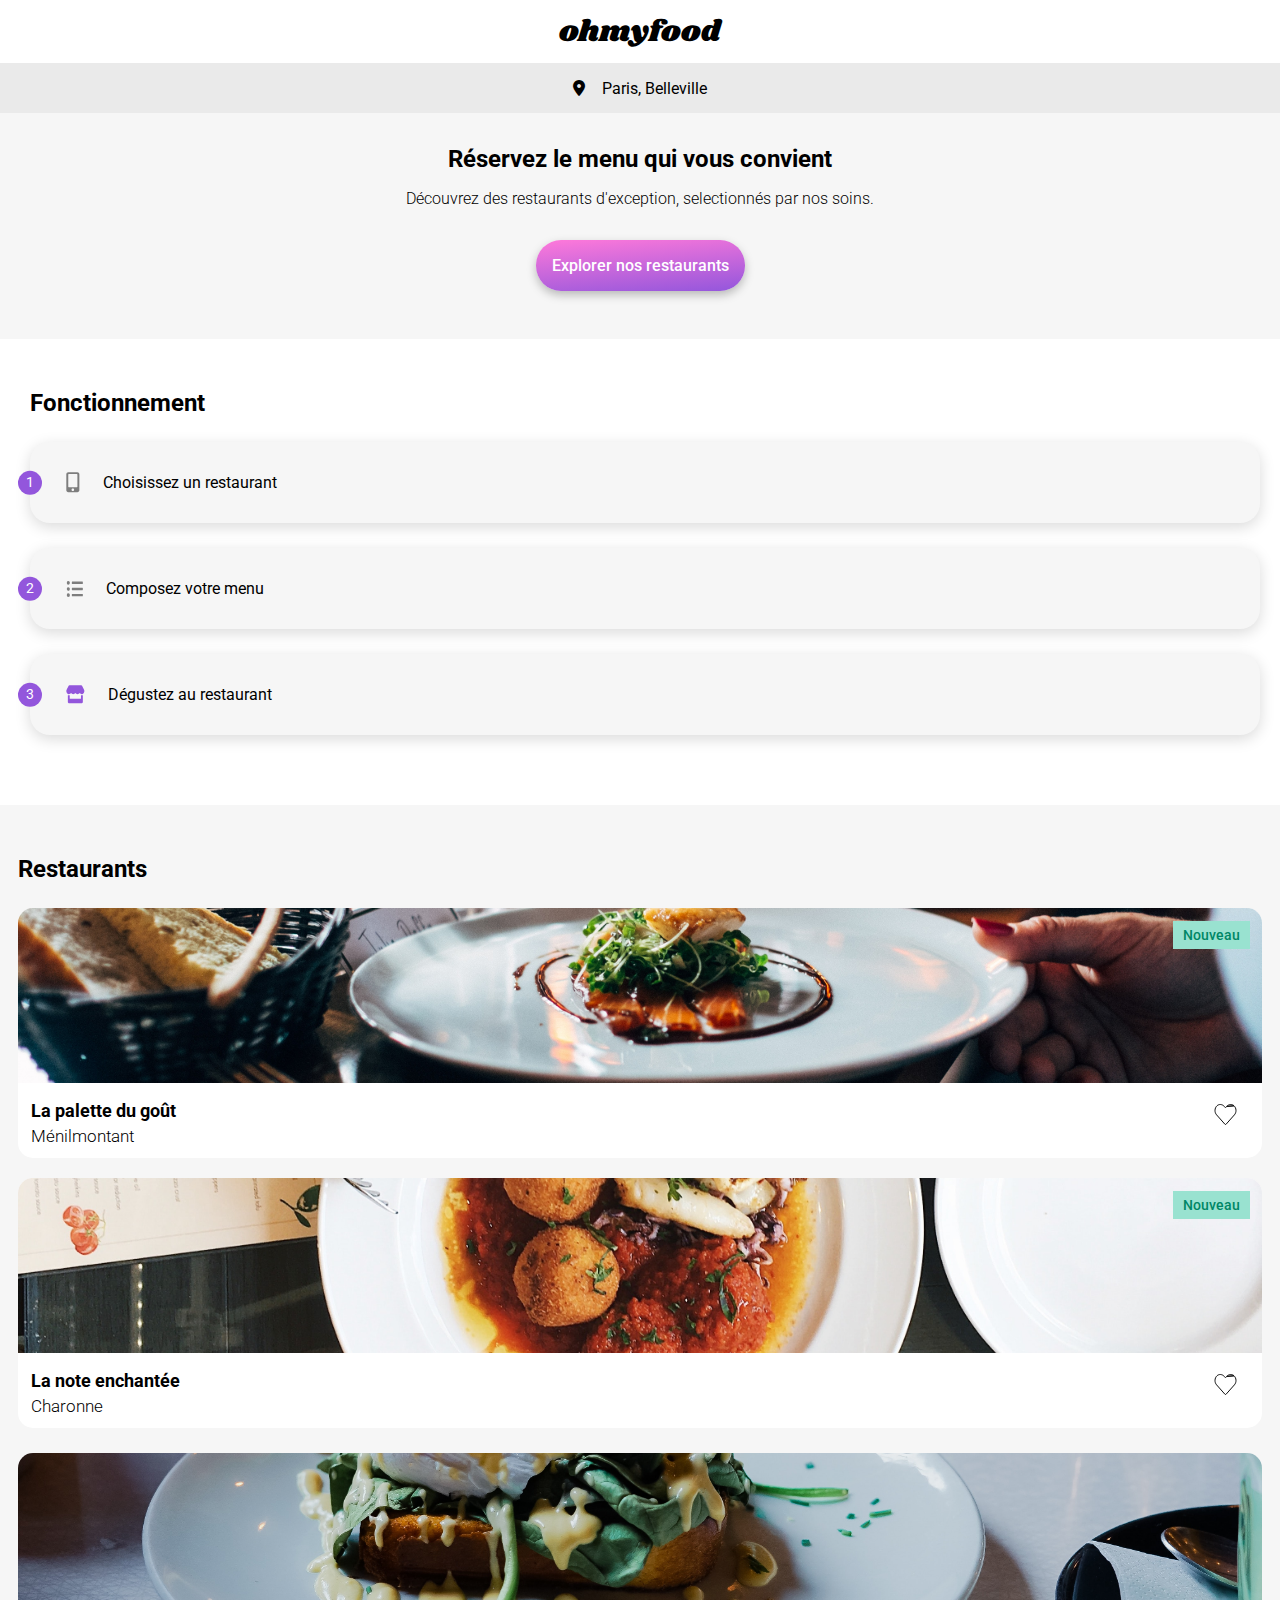
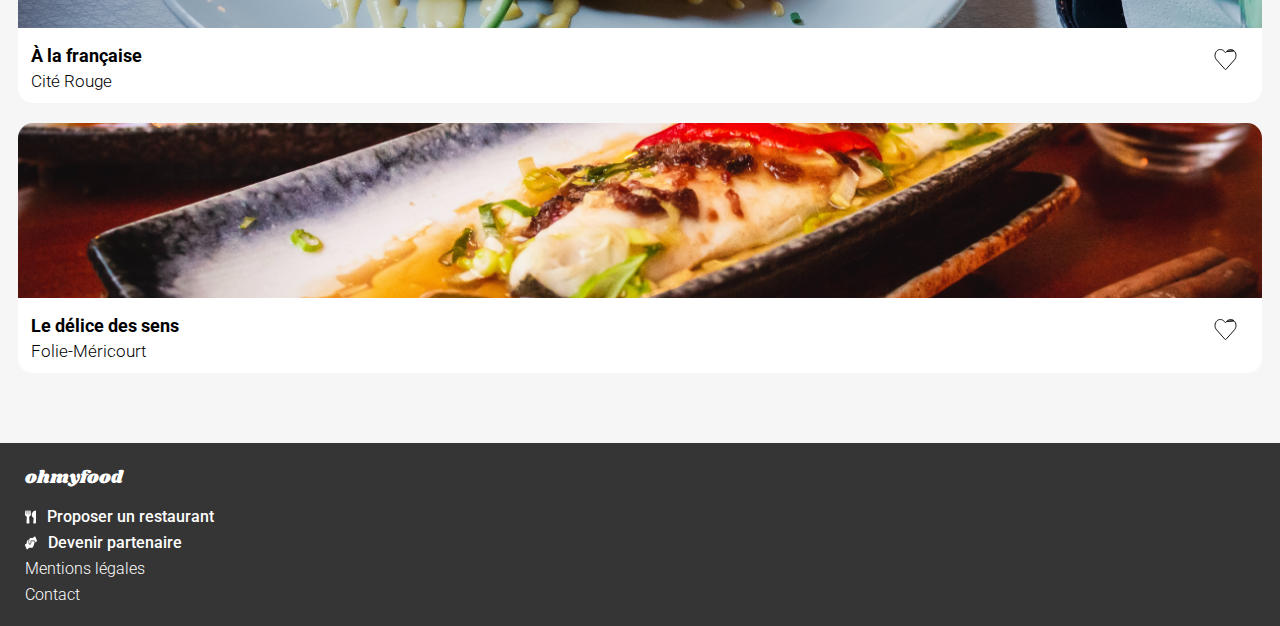
<file: OhMyFood_v1/index_original.html>
<!DOCTYPE html>
<html lang="fr">

<head>
    <meta charset="UTF-8">
    <meta name="viewport" content="width=device-width, initial-scale=1.0">
    <link href="https://fonts.googleapis.com/css?family=Roboto:300,400,500,600,700" rel="stylesheet">
    <link href="https://fonts.googleapis.com/css?family=Shrikhand:400&display=swap" rel="stylesheet">
    <link rel="stylesheet" href="https://cdnjs.cloudflare.com/ajax/libs/font-awesome/6.4.2/css/all.min.css">
    <link rel="stylesheet" href="SASS/style.css">
    <title>OhMyFood</title>
</head>

<body>

    <header>
        <h1 class="title">ohmyfood</h1>
        <div class="location">
            <i class="fa-solid fa-location-dot"></i>
            <span class="location-txt">Paris, Belleville</span>
        </div>
    </header>

    <!-- <a id="go-back" href="index.html">
        <img src="assets/icons/GoBack.svg" alt="icône de retour en arrière">
    </a> -->

    <main>

        <section class="explore-section">
            <h2>Réservez le menu qui vous convient</h2>
            <span>Découvrez des restaurants d'exception, selectionnés par nos soins.</span>
            <a href="#restaurants-section">Explorer nos restaurants</a>
        </section>

        <section class="fonctionnement-section">
            <h2>Fonctionnement</h2>
            <div class="bloc-cartouches-fonctionnement">

                <div class="cartouche-fonctionnement">
                    <div class="cartouche-number">
                        <img src="assets/icons/Ellipse_2.svg" alt="Etape 1">
                        <p>1</p>
                    </div>
                    <img src="assets/icons/phone.svg" alt="icône de smartphone">
                    <p>Choisissez un restaurant</p>
                </div>

                <div class="cartouche-fonctionnement">
                    <div class="cartouche-number">
                        <img src="assets/icons/Ellipse_2.svg" alt="Etape 2">
                        <p>2</p>
                    </div>
                    <img src="assets/icons/menu.svg" alt="icône de menu">
                    <p>Composez votre menu</p>
                </div>

                <div class="cartouche-fonctionnement">
                    <div class="cartouche-number">
                        <img src="assets/icons/Ellipse_2.svg" alt="Etape 3">
                        <p>3</p>
                    </div>
                    <img src="assets/icons/restaurant.svg" alt="icône de restaurant">
                    <p>Dégustez au restaurant</p>
                </div>

            </div>
        </section>

        <section class="restaurants-section">
            <h2 id="restaurants-section">Restaurants</h2>

            <div class="cards-block">
                <div class="cards-sub-block">

                    <article class="card">
                        <img class="img-1" src="assets/restaurants/jay-wennington-N_Y88TWmGwA-unsplash.jpg"
                            alt="photo d'un plat du restaurant">
                        <p class="badge-nouveau">Nouveau</p>
                        <div class="card-txt-block">
                            <h3>La palette du goût</h3>
                            <p>Ménilmontant</p>
                        </div>
                        <!-- <a href="#La_palette_du_goût"></a> -->
                        <a href="Restaurants/La_palette_du_goût.html"></a>
                        <label class="checkbox-label" for="la-palette-du-gout">
                            <input type="checkbox" id="la-palette-du-gout">
                            <img class="status-default" src="assets/icons/Status=Default.svg"
                                alt="icône du bouton like">
                            <img class="status-liked" src="assets/icons/Status=Liked.svg" alt="icône du bouton like">
                        </label>
                    </article>

                    <article class="card">
                        <img class="img-2" src="assets/restaurants/stil-u2Lp8tXIcjw-unsplash.jpg"
                            alt="photo d'un plat du restaurant">
                        <p class="badge-nouveau">Nouveau</p>
                        <div class="card-txt-block">
                            <h3>La note enchantée</h3>
                            <p>Charonne</p>
                        </div>
                        <a href="Restaurants/La_note_enchantée.html"></a>
                        <label class="checkbox-label" for="la-note-enchantée">
                            <input type="checkbox" id="la-note-enchantée">
                            <img class="status-default" src="assets/icons/Status=Default.svg"
                                alt="icône du bouton like">
                            <img class="status-liked" src="assets/icons/Status=Liked.svg" alt="icône du bouton like">
                        </label>
                    </article>

                </div>
            </div>

            <div class="cards-block">
                <div class="cards-sub-block">

                    <article class="card">
                        <img class="img-3" src="assets/restaurants/toa-heftiba-DQKerTsQwi0-unsplash.jpg"
                            alt="photo d'un plat du restaurant">
                        <div class="card-txt-block">
                            <h3>À la française</h3>
                            <p>Cité Rouge</p>
                        </div>
                        <a href="Restaurants/A_la_française.html"></a>
                        <label class="checkbox-label" for="a-la-française">
                            <input type="checkbox" id="a-la-française">
                            <img class="status-default" src="assets/icons/Status=Default.svg"
                                alt="icône du bouton like">
                            <img class="status-liked" src="assets/icons/Status=Liked.svg" alt="icône du bouton like">
                        </label>
                    </article>

                    <article class="card">
                        <img class="img-4" src="assets/restaurants/louis-hansel-shotsoflouis-qNBGVyOCY8Q-unsplash.jpg"
                            alt="photo d'un plat du restaurant">
                        <div class="card-txt-block">
                            <h3>Le délice des sens</h3>
                            <p>Folie-Méricourt</p>
                        </div>
                        <a href="Restaurants/Le_délice_des_sens.html"></a>
                        <label class="checkbox-label" for="le-délice-des-sens">
                            <input type="checkbox" id="le-délice-des-sens">
                            <img class="status-default" src="assets/icons/Status=Default.svg"
                                alt="icône du bouton like">
                            <img class="status-liked" src="assets/icons/Status=Liked.svg" alt="icône du bouton like">
                        </label>
                    </article>

                </div>
            </div>

        </section>

    </main>

    <footer>
        <div class="footer-logo">
            <p>ohmyfood</p>
        </div>
        <div class="links-block">
            <div class="proposer-restaurant">
                <img src="assets/icons/couverts.svg" alt="icône du lien proposer un restaurant">
                <p>Proposer un restaurant</p>
            </div>
            <div class="partenaire">
                <img src="assets/icons/partenaires.svg" alt="icône du lien devenir partenaire">
                <p>Devenir partenaire</p>
            </div>
            <div class="mentions-contact">
                <p>Mentions légales</p>
                <p>Contact</p>
            </div>
        </div>
    </footer>

</body>


</html>

<!-- <iframe id="La_palette_du_goût" src="Restaurants/La_palette_du_goût.html"></iframe> -->
</file>
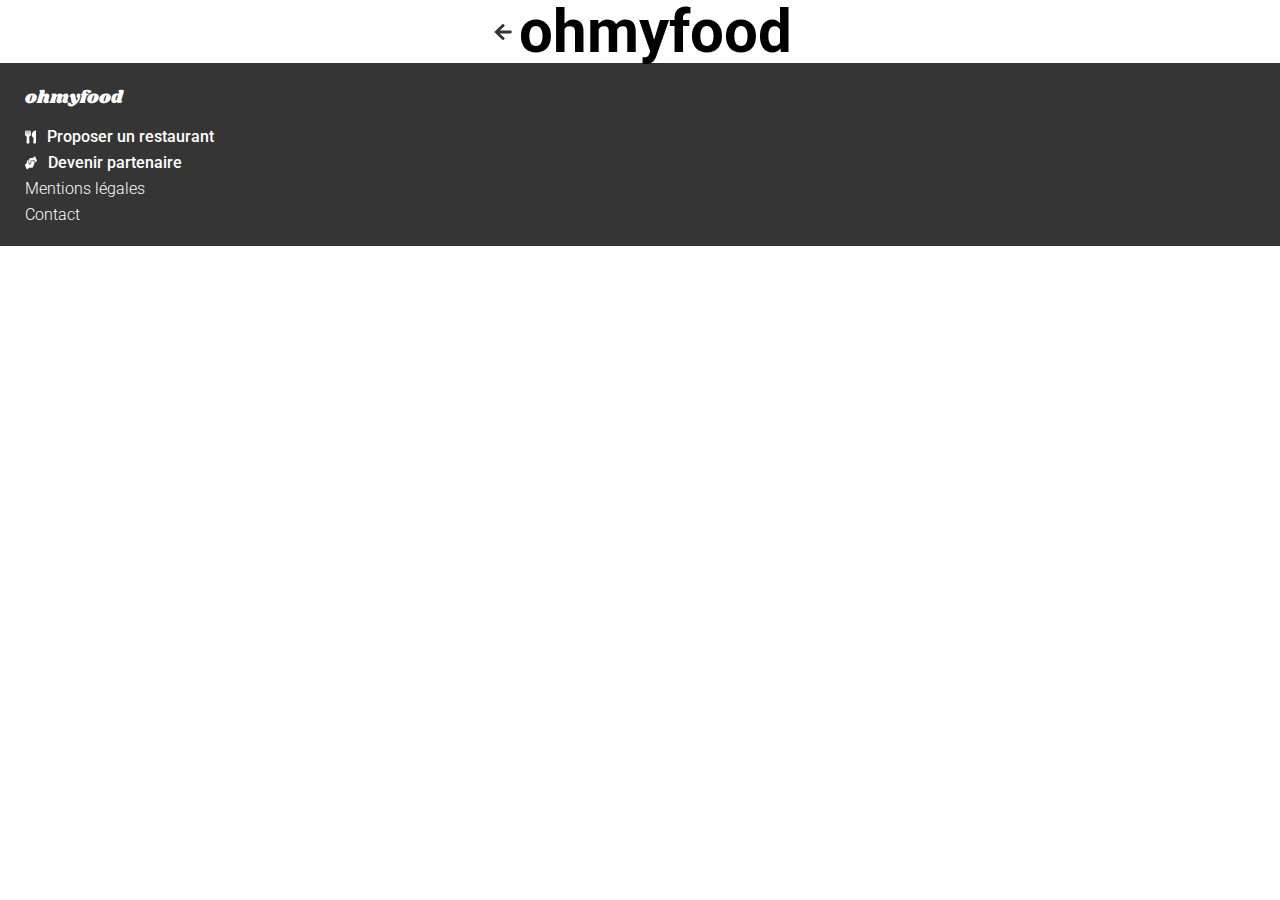
<file: OhMyFood_v1/Restaurants/A_la_française.html>
<!DOCTYPE html>
<html lang="en">

<head>
    <meta charset="UTF-8">
    <meta name="viewport" content="width=device-width, initial-scale=1.0">
    <link href="https://fonts.googleapis.com/css?family=Roboto:300,500,600,700" rel="stylesheet">
    <link href="https://fonts.googleapis.com/css?family=Shrikhand:400&display=swap" rel="stylesheet">
    <link rel="stylesheet" href="../SASS/style.css">
    <title>OhMyFood</title>
</head>

<body>

    <header>
        <div class="title">
            <a id="go-back" href="../index.html">
                <img src="../assets/icons/GoBack.svg" alt="icône de retour en arrière">
            </a>
            <!-- <img id="logo" src="assets/logo/ohmyfood.png" alt="logo du site"> -->
            <h1>ohmyfood</h1>
        </div>
    </header>

    <main>

    </main>

    <footer>
        <div class="footer-logo">
            <!-- <img src="assets/logo/ohmyfood@2x.svg" alt="logo du site"> -->
            <p>ohmyfood</p>
        </div>
        <div class="links-block">
            <div class="proposer-restaurant">
                <img src="../assets/icons/couverts.svg" alt="icône du lien proposer un restaurant">
                <p>Proposer un restaurant</p>
            </div>
            <div class="partenaire">
                <img src="../assets/icons/partenaires.svg" alt="icône du lien devenir partenaire">
                <p>Devenir partenaire</p>
            </div>
            <div class="mentions-contact">
                <p>Mentions légales</p>
                <p>Contact</p>
            </div>
        </div>
    </footer>

</body>

</html>
</file>
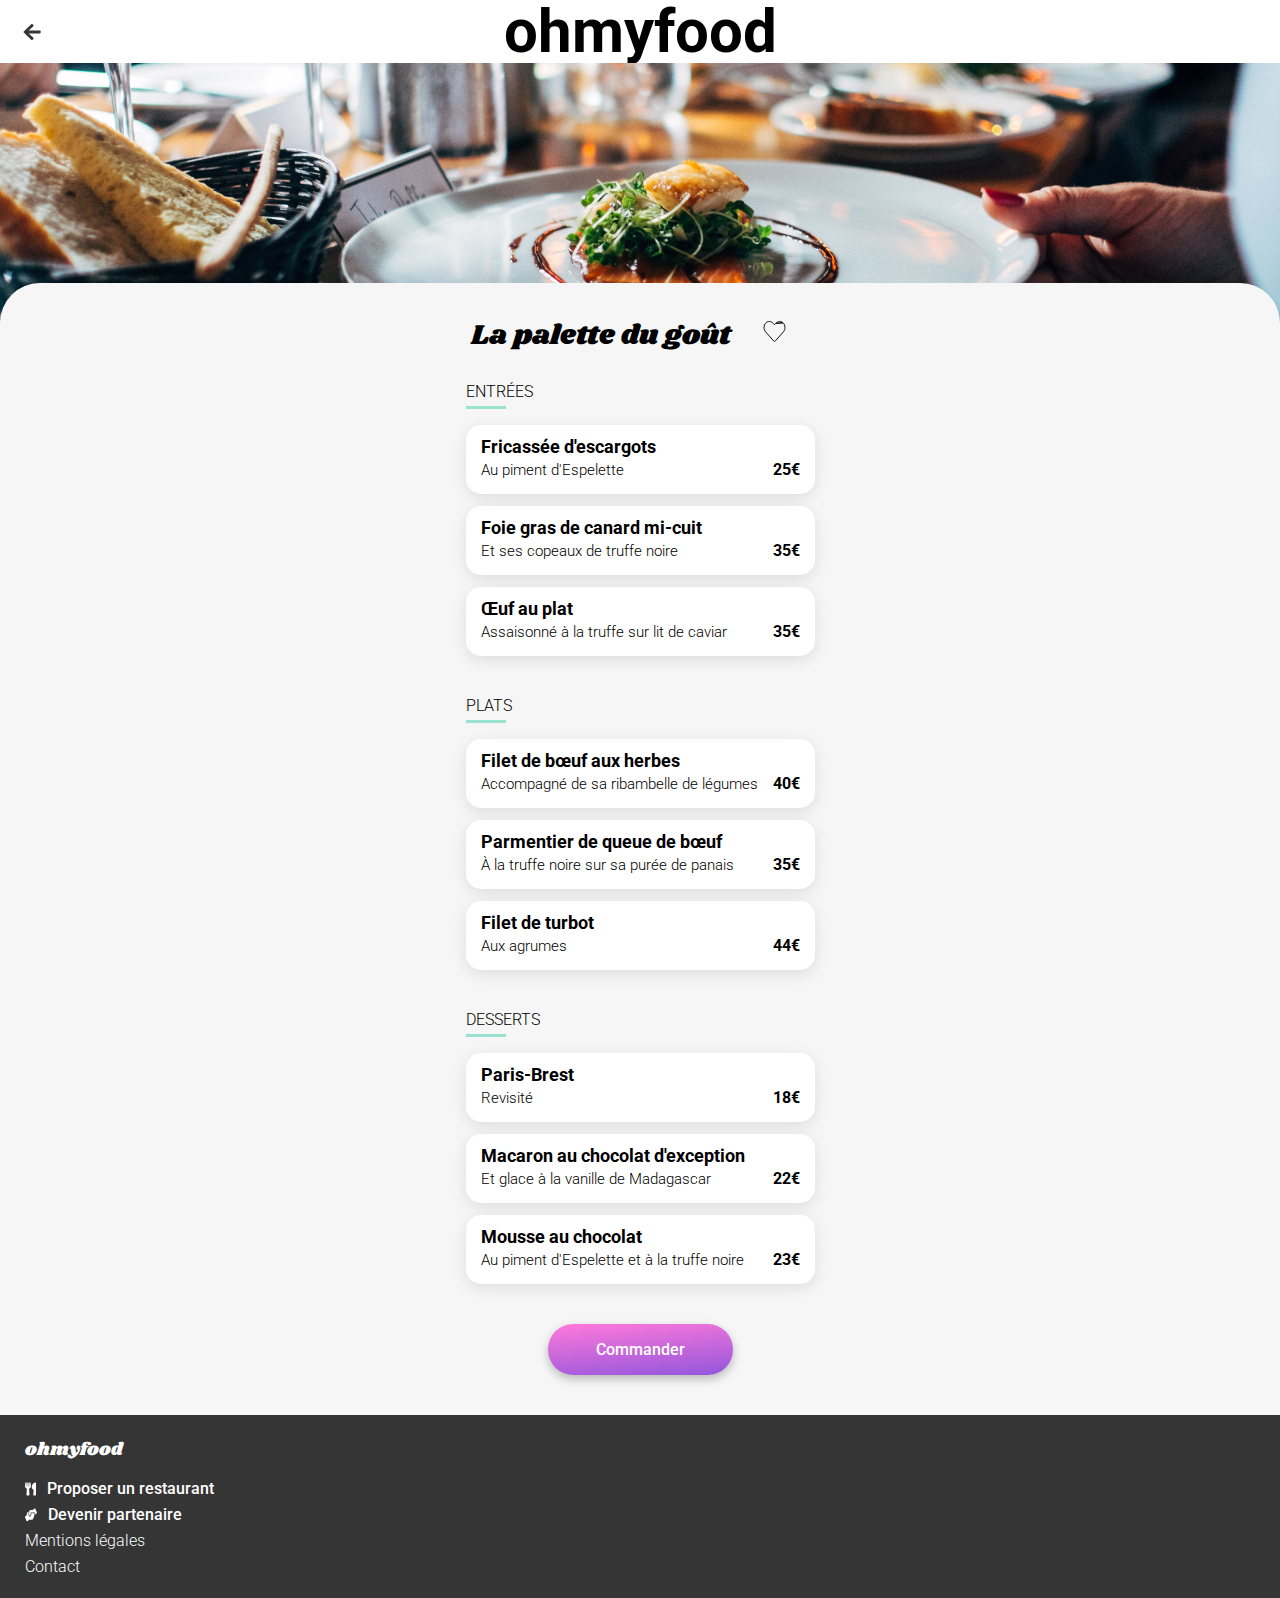
<file: OhMyFood_v1/Restaurants/La_palette_du_goût.html>
<!DOCTYPE html>
<html lang="fr">

<head>
    <meta charset="UTF-8">
    <meta name="viewport" content="width=device-width, initial-scale=1.0">
    <link href="https://fonts.googleapis.com/css?family=Roboto:300,500,600,700" rel="stylesheet">
    <link href="https://fonts.googleapis.com/css?family=Shrikhand:400&display=swap" rel="stylesheet">
    <link rel="stylesheet" href="../SASS/style.css">
    <link rel="stylesheet" href="../SASS/style-restaurants.css">
    <title>OhMyFood-La_Palette_Du_Goût</title>
</head>

<body>

    <header>
        <div class="title">
            <h1>ohmyfood</h1>
        </div>
    </header>

    <a id="go-back" href="../index.html">
        <img src="../assets/icons/GoBack.svg" alt="icône de retour en arrière">
    </a>

    <main>
        <img class="banner" src="../assets/restaurants/jay-wennington-N_Y88TWmGwA-unsplash.jpg"
            alt="photo d'un plat du restaurant">
        <section class="restaurant">
            <div class="restaurant-title-block">
                <h2 class="restaurant-title">La palette du goût</h2>
                <label class="checkbox-label" for="la-palette-du-gout">
                    <input type="checkbox" id="la-palette-du-gout">
                    <img class="status-default" src="../assets/icons/Status=Default.svg" alt="icône du bouton like">
                    <img class="status-liked" src="../assets/icons/Status=Liked.svg" alt="icône du bouton like">
                </label>
            </div>

            <div class="card-block">
                <p class="card-block-title">Entrées</p>
                <article class="card">
                    <label for="Fricassée_d'escargots"></label>
                    <input type="checkbox" id="Fricassée_d'escargots">
                    <div class="plat-prix-txts">
                        <div class="plat">
                            <h3>Fricassée d'escargots </h3>
                            <p>Au piment d'Espelette </p>
                        </div>
                        <p class="prix">25€</p>
                    </div>
                    <img class="svg" src="../assets/icons/Select_button.svg" alt="icône de plat selectionné">
                </article>
                <article class="card">
                    <label for="Foie_gras_de_canard_mi-cuit"></label>
                    <input type="checkbox" id="Foie_gras_de_canard_mi-cuit">
                    <div class="plat-prix-txts">
                        <div class="plat">
                            <h3>Foie gras de canard mi-cuit</h3>
                            <p>Et ses copeaux de truffe noire</p>
                        </div>
                        <p class="prix">35€</p>
                    </div>
                    <img class="svg" src="../assets/icons/Select_button.svg" alt="icône de plat selectionné">
                </article>
                <article class="card">
                    <label for="Œuf_au_plat"></label>
                    <input type="checkbox" id="Œuf_au_plat">
                    <div class="plat-prix-txts">
                        <div class="plat">
                            <h3>Œuf au plat</h3>
                            <p>Assaisonné à la truffe sur lit de caviar</p>
                        </div>
                        <p class="prix">35€</p>
                    </div>
                    <img class="svg" src="../assets/icons/Select_button.svg" alt="icône de plat selectionné">
                </article>
            </div>
            <div class="card-block">
                <p class="card-block-title">Plats</p>
                <article class="card">
                    <label for="Filet_de_bœuf_aux_herbes"></label>
                    <input type="checkbox" id="Filet_de_bœuf_aux_herbes">
                    <div class="plat-prix-txts">
                        <div class="plat">
                            <h3>Filet de bœuf aux herbes</h3>
                            <p>Accompagné de sa ribambelle de légumes</p>
                        </div>
                        <p class="prix">40€</p>
                    </div>
                    <img class="svg" src="../assets/icons/Select_button.svg" alt="icône de plat selectionné">
                </article>
                <article class="card">
                    <label for="Parmentier_de_queue_de_bœuf"></label>
                    <input type="checkbox" id="Parmentier_de_queue_de_bœuf">
                    <div class="plat-prix-txts">
                        <div class="plat">
                            <h3>Parmentier de queue de bœuf</h3>
                            <p>À la truffe noire sur sa purée de panais</p>
                        </div>
                        <p class="prix">35€</p>
                    </div>
                    <img class="svg" src="../assets/icons/Select_button.svg" alt="icône de plat selectionné">
                </article>
                <article class="card">
                    <label for="Filet_de_turbot"></label>
                    <input type="checkbox" id="Filet_de_turbot">
                    <div class="plat-prix-txts">
                        <div class="plat">
                            <h3>Filet de turbot</h3>
                            <p>Aux agrumes</p>
                        </div>
                        <p class="prix">44€</p>
                    </div>
                    <img class="svg" src="../assets/icons/Select_button.svg" alt="icône de plat selectionné">
                </article>
            </div>
            <div class="card-block">
                <p class="card-block-title">Desserts</p>
                <article class="card">
                    <label for="Paris-Brest"></label>
                    <input type="checkbox" id="Paris-Brest">
                    <div class="plat-prix-txts">
                        <div class="plat">
                            <h3>Paris-Brest</h3>
                            <p>Revisité</p>
                        </div>
                        <p class="prix">18€</p>
                    </div>
                    <img class="svg" src="../assets/icons/Select_button.svg" alt="icône de plat selectionné">
                </article>
                <article class="card">
                    <label for="Macaron_au_chocolat_d'exception"></label>
                    <input type="checkbox" id="Macaron_au_chocolat_d'exception">
                    <div class="plat-prix-txts">
                        <div class="plat">
                            <h3>Macaron au chocolat d'exception</h3>
                            <p>Et glace à la vanille de Madagascar</p>
                        </div>
                        <p class="prix">22€</p>
                    </div>
                    <img class="svg" src="../assets/icons/Select_button.svg" alt="icône de plat selectionné">
                </article>
                <article class="card">
                    <label for="Mousse_au_chocola"></label>
                    <input type="checkbox" id="Mousse_au_chocola">
                    <div class="plat-prix-txts">
                        <div class="plat">
                            <h3>Mousse au chocolat</h3>
                            <p>Au piment d'Espelette et à la truffe noire</p>
                        </div>
                        <p class="prix">23€</p>
                    </div>
                    <img class="svg" src="../assets/icons/Select_button.svg" alt="icône de plat selectionné">
                </article>
            </div>
            <a class="commander" href="">Commander</a>
        </section>
    </main>

    <footer>
        <div class="footer-logo">
            <p>ohmyfood</p>
        </div>
        <div class="links-block">
            <div class="proposer-restaurant">
                <img src="../assets/icons/couverts.svg" alt="icône du lien proposer un restaurant">
                <p>Proposer un restaurant</p>
            </div>
            <div class="partenaire">
                <img src="../assets/icons/partenaires.svg" alt="icône du lien devenir partenaire">
                <p>Devenir partenaire</p>
            </div>
            <div class="mentions-contact">
                <p>Mentions légales</p>
                <p>Contact</p>
            </div>
        </div>
    </footer>

</body>

</html>
</file>
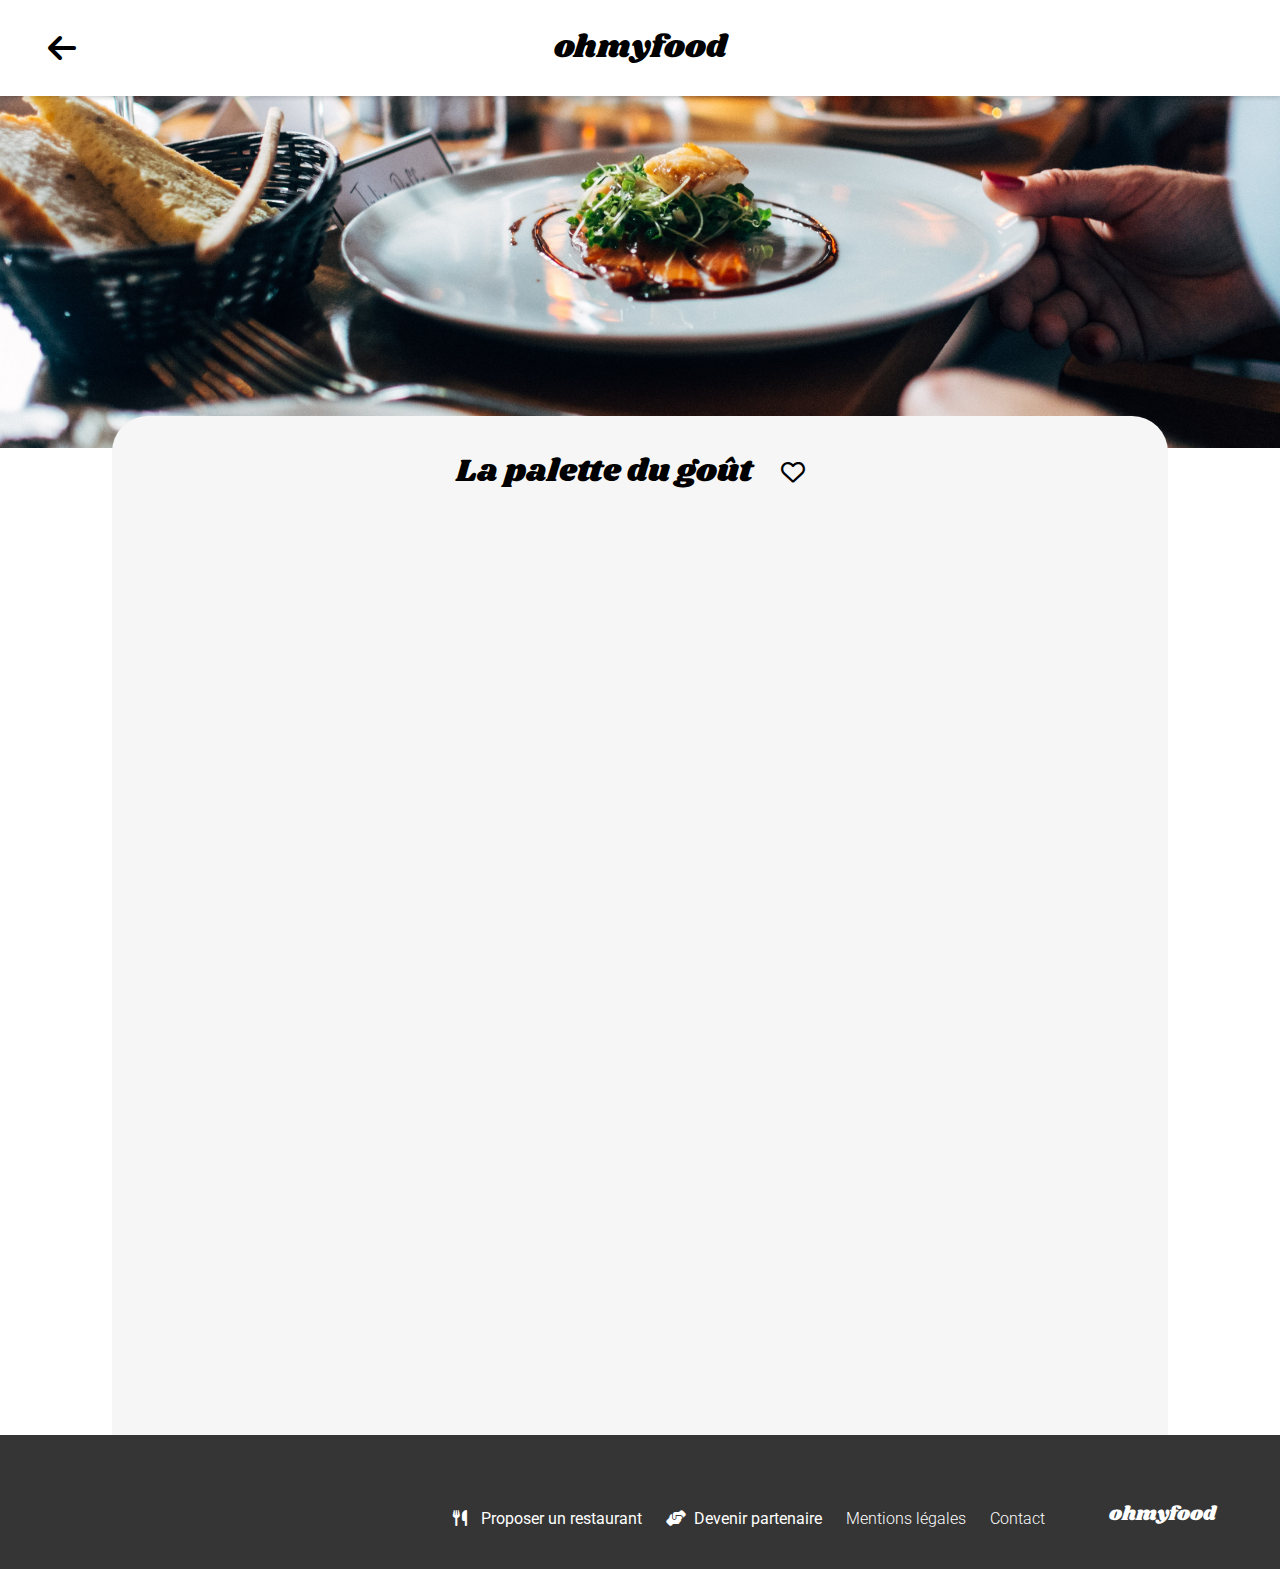
<file: OhMyFood_v2/Restaurants/La_palette_du_goût.html>
<!DOCTYPE html>
<html lang="fr">

<head>
    <meta charset="UTF-8">
    <meta name="viewport" content="width=device-width, initial-scale=1.0">
    <link href="https://fonts.googleapis.com/css?family=Roboto:300,500,600,700" rel="stylesheet">
    <link href="https://fonts.googleapis.com/css?family=Shrikhand:400&display=swap" rel="stylesheet">
    <link rel="stylesheet" href="https://cdnjs.cloudflare.com/ajax/libs/font-awesome/6.4.2/css/all.min.css">
    <link rel="stylesheet" href="../SASS/style.css">
    <link rel="stylesheet" href="../SASS/style-restaurants.css">
    <title>OhMyFood-La_Palette_Du_Goût</title>
</head>

<body>

    <div class="main-container">

        <header class="header">
            <a class="header__go-back" href="../index.html">
                <i class="fa-solid fa-arrow-left"></i>
            </a>
            <h1 class="header__title">ohmyfood</h1>

        </header>

        <main>

            <section class="menu grey-background">
                <div class="menu__title">
                    <h1 class="menu__restaurant">La palette du goût</h1>
                    <label class="menu__checkbox-label" for="la-palette-du-gout">
                        <input type="checkbox" id="la-palette-du-gout">
                        <i class="fa-regular fa-heart menu__status-default"></i>
                        <i class="fa-solid fa-heart menu__status-liked"></i>
                    </label>
                </div>

                <span class="menu__sub-title menu__loader-1">ENTRÉES</span>

                <article class="menu__card white-background menu__loader-2">
                    <label class="menu__card-check-label" for="Fricassée_d'escargots"></label>
                    <input type="checkbox" id="Fricassée_d'escargots">
                    <div class="menu__card-txts">
                        <div class="menu__card-txts-titles">
                            <h3 class="menu__card-title">Fricassée d'escargots </h3>
                            <p class="menu__card-subtitle">Au piment d'Espelette </p>
                        </div>
                        <span class="menu__card-price">25€</span>
                    </div>
                    <i class="fa-solid fa-circle-check menu__card-check-icon"></i>
                </article>

                <article class="menu__card white-background menu__loader-3">
                    <label class="menu__card-check-label" for="Foie_gras_de_canard_mi-cuit"></label>
                    <input type="checkbox" id="Foie_gras_de_canard_mi-cuit">
                    <div class="menu__card-txts">
                        <div class="menu__card-txts-titles">
                            <h3 class="menu__card-title">Foie gras de canard mi-cuit</h3>
                            <p class="menu__card-subtitle">Et ses copeaux de truffe noire</p>
                        </div>
                        <span class="menu__card-price">35€</span>
                    </div>
                    <i class="fa-solid fa-circle-check menu__card-check-icon"></i>
                </article>

                <article class="menu__card white-background menu__loader-4">
                    <label class="menu__card-check-label" for="Œuf_au_plat"></label>
                    <input type="checkbox" id="Œuf_au_plat">
                    <div class="menu__card-txts">
                        <div class="menu__card-txts-titles">
                            <h3 class="menu__card-title">Œuf au plat</h3>
                            <p class="menu__card-subtitle">Assaisonné à la truffe sur lit de caviar</p>
                        </div>
                        <span class="menu__card-price">35€</span>
                    </div>
                    <i class="fa-solid fa-circle-check menu__card-check-icon"></i>
                </article>

                <span class="menu__sub-title menu__loader-5">PLATS</span>

                <article class="menu__card white-background menu__loader-6">
                    <label class="menu__card-check-label" for="Filet_de_bœuf_aux_herbes"></label>
                    <input type="checkbox" id="Filet_de_bœuf_aux_herbes">
                    <div class="menu__card-txts">
                        <div class="menu__card-txts-titles">
                            <h3 class="menu__card-title">Filet de bœuf aux herbes</h3>
                            <p class="menu__card-subtitle">Accompagné de sa ribambelle de légumes</p>
                        </div>
                        <span class="menu__card-price">40€</span>
                    </div>
                    <i class="fa-solid fa-circle-check menu__card-check-icon"></i>
                </article>

                <article class="menu__card white-background menu__loader-7">
                    <label class="menu__card-check-label" for="Parmentier_de_queue_de_bœuf"></label>
                    <input type="checkbox" id="Parmentier_de_queue_de_bœuf">
                    <div class="menu__card-txts">
                        <div class="menu__card-txts-titles">
                            <h3 class="menu__card-title">Parmentier de queue de bœuf</h3>
                            <p class="menu__card-subtitle">À la truffe noire sur sa purée de panais</p>
                        </div>
                        <span class="menu__card-price">35€</span>
                    </div>
                    <i class="fa-solid fa-circle-check menu__card-check-icon"></i>
                </article>

                <article class="menu__card white-background menu__loader-8">
                    <label class="menu__card-check-label" for="Filet_de_turbot"></label>
                    <input type="checkbox" id="Filet_de_turbot">
                    <div class="menu__card-txts">
                        <div class="menu__card-txts-titles">
                            <h3 class="menu__card-title">Filet de turbot</h3>
                            <p class="menu__card-subtitle">Aux agrumes</p>
                        </div>
                        <span class="menu__card-price">44€</span>
                    </div>
                    <i class="fa-solid fa-circle-check menu__card-check-icon"></i>
                </article>

                <span class="menu__sub-title menu__loader-9">DESSERTS</span>

                <article class="menu__card white-background menu__loader-10">
                    <label class="menu__card-check-label" for="Paris-Brest"></label>
                    <input type="checkbox" id="Paris-Brest">
                    <div class="menu__card-txts">
                        <div class="menu__card-txts-titles">
                            <h3 class="menu__card-title">Paris-Brest</h3>
                            <p class="menu__card-subtitle">Revisité</p>
                        </div>
                        <span class="menu__card-price">18€</span>
                    </div>
                    <i class="fa-solid fa-circle-check menu__card-check-icon"></i>
                </article>

                <article class="menu__card white-background menu__loader-11">
                    <label class="menu__card-check-label" for="Macaron_au_chocolat_d'exception"></label>
                    <input type="checkbox" id="Macaron_au_chocolat_d'exception">
                    <div class="menu__card-txts">
                        <div class="menu__card-txts-titles">
                            <h3 class="menu__card-title">Macaron au chocolat d'exception</h3>
                            <p class="menu__card-subtitle">Et glace à la vanille de Madagascar</p>
                        </div>
                        <span class="menu__card-price">22€</span>
                    </div>
                    <i class="fa-solid fa-circle-check menu__card-check-icon"></i>
                </article>

                <article class="menu__card white-background menu__loader-12">
                    <label class="menu__card-check-label" for="Mousse_au_chocola"></label>
                    <input type="checkbox" id="Mousse_au_chocola">
                    <div class="menu__card-txts">
                        <div class="menu__card-txts-titles">
                            <h3 class="menu__card-title">Mousse au chocolat</h3>
                            <p class="menu__card-subtitle">Au piment d'Espelette et à la truffe noire</p>
                        </div>
                        <span class="menu__card-price">23€</span>
                    </div>
                    <i class="fa-solid fa-circle-check menu__card-check-icon"></i>
                </article>

                <a class="menu__btn menu_btn--32l menu__loader-16" href="">Commander</a>

            </section>
        </main>

        <footer class="footer">
            <h1 class="footer__logo">ohmyfood</h1>
            <div class="footer__links">
                <div class="footer__links-group">
                    <i class="fa-solid fa-utensils footer__links-group-icon"></i>
                    <a class="footer__link" href="#">Proposer un restaurant</a>
                </div>
                <div class="footer__links-group">
                    <i class="fa-solid fa-handshake-angle footer__links-group-icon"></i>
                    <a class="footer__link" href="#">Devenir partenaire</a>
                </div>

                <a class="footer__link" href="#">Mentions légales</a>
                <a class="footer__link" href="mailto:votreadresse@mail.com">Contact</a>
            </div>
        </footer>

    </div>

</body>

</html>
</file>
<file: style.css>
:root {
  font-family: Arial, sans-serif;
  font-size: 16px;
  font-weight: normal;
}

h1 {
  font-size: clamp(2rem, 5vw, 3rem);
  margin: 0;
}

body {
  display: flex;
  flex-direction: column;
  align-items: center;
  background-color: #fdf9e5;
  margin: 0;
}
body > * {
  max-width: 1440px;
  margin: 0;
}
body header {
  display: flex;
  align-items: center;
  justify-content: center;
  height: 100px;
}
body main {
  box-sizing: border-box;
  background-color: #c5c2b4;
  border: solid;
  display: flex;
  flex-direction: column;
  padding: 35px;
  width: 75%;
  min-width: 240px;
  height: 500px;
  gap: 25px;
}
body main * {
  display: flex;
  flex-direction: column;
}
body main a {
  background: linear-gradient(to top, rgba(35, 138, 255, 0.768627451), rgba(151, 191, 236, 0.7607843137));
  color: black;
  font-size: clamp(1rem, 3vw, 1.5rem);
  padding: 5px 15px;
  border-radius: 25px;
  text-decoration: none;
  width: -moz-fit-content;
  width: fit-content;
  transition: transform 0.15s;
}
body main a:hover {
  background: linear-gradient(to top, rgba(86, 165, 255, 0.768627451), rgba(151, 191, 236, 0.7607843137));
  transform: scale(1.1);
}/*# sourceMappingURL=style.css.map */
</file>
<file: Booki_V2/css/style.css>
/****** General ***********/


* {
    font-family: 'Raleway', sans-serif;
}

:root {
    --main-color: #0065FC;
    --main-bg-color: #F2F2F2;
    --filter-bg-color: #DEEBFF;
}

.fa-solid {
    color: var(--main-color);
}

body {
    display: flex;
    justify-content: center;
    margin: 0;
}

.main-container {
    width: 100%;
    max-width: 1440px;
    padding: 0 50px;
    box-sizing: border-box;
}

main {
    display: flex;
    flex-direction: column;
    gap: 35px;
}

h1,
h2,
h3,
h4 {
    font-weight: 700;
    margin: 0;
}

h1,
h2 {
    font-size: 1.375rem;
}

h3 {
    font-size: 1.125rem;
}

h4 {
    font-size: 1rem;
}

p {
    font-size: 1rem;
    font-weight: 400;
    margin: 0;
}

a {
    text-decoration: none;
    color: black;
}


/****** Header ***********/


header,
header * {
    display: flex;
}

header {
    justify-content: space-between;
    margin-bottom: 30px;
}

#logo {
    height: 19px;
    padding: 30px 0;
}

nav {
    gap: 68px;
}

nav a {
    align-items: end;
    box-sizing: border-box;
    border-top: solid transparent 2px;
    font-size: 1rem;
    height: 35px;
}

nav *:hover {
    border-top: solid var(--main-color) 2px;
    color: var(--main-color);
}


/****** info-section ***********/


.info-group,
.info-group * {
    display: flex;
}

.info-group {
    flex-direction: column;
    gap: 35px;
}

.headline {
    flex-direction: column;
    gap: 8px;
}

.search-bar {
    width: 377px;
}

.search-bar form {
    border-radius: 15px;
    height: 49px;
    width: 100%;
    border-top: solid var(--main-bg-color) 1px;
    border-bottom: solid var(--main-bg-color) 1px;
}

.fa-location-dot {
    background-color: var(--main-bg-color);
    border-radius: 15px 0 0 15px;
    color: black;
    font-size: 1.125rem;
    padding: 15px 18px 16px;
}

#search {
    border: none;
    font-size: 1.125rem;
    font-weight: 700;
    margin: 0;
    outline: none;
    overflow: hidden;
    padding: 0 22px;
}

.search-button {
    align-items: center;
    border: none;
    border-radius: 0 15px 15px 0;
    background-color: var(--main-color);
    color: white;
    padding: 15px 16px;
}

#search-button-icon {
    display: none;
}

.search-button span {
    font-size: 1.125rem;
    font-weight: 700;
}

.filterbar {
    align-items: center;
    gap: 15px;
}

.filters,
.filters-mobile {
    gap: 15px;
}

.filter {
    align-items: center;
    border: solid var(--main-bg-color) 2px;
    border-radius: 25px;
    box-sizing: border-box;
    gap: 10px;
    height: 50px;
    padding: 4px 19px;
}

.filter .fa-solid {
    font-size: 1.375rem;
}

.filter span {
    font-size: 1.0625rem;
    font-weight: 700;
}

.filter:hover {
    background-color: var(--filter-bg-color);
}

.infobar {
    align-items: center;
    gap: 10px;
}

.fa-circle-info {
    font-size: 1.5rem;
}


/****** Hebergements And Populaires And Activites ***********/


.hebergements-and-populaires {
    display: flex;
    justify-content: space-between;
    gap: 40px;
}

.hebergements,
.populaires {
    background-color: var(--main-bg-color);
    border-radius: 20px;
    padding: 30px;
    box-sizing: border-box;
}

.hebergements-and-populaires .card-link:hover,
.activités-cards .card-link:hover {
    opacity: 0.7;
}

.section-title {
    margin: 0;
    font-size: 1.375rem;
}

.fa-chart-line {
    font-size: 15.75px;
}

.card {
    box-sizing: border-box;
    background-color: white;
    border-radius: 20px;
    filter: drop-shadow(0px 3px 15px rgba(0, 0, 0, 0.1));
}

.card img {
    object-fit: cover;
}

.card-title {
    font-size: 1rem;
}

.card-subtitle {
    font-size: 0.875rem;
}

.euro {
    font-weight: 700;
}

.neutral-star {
    color: var(--main-bg-color)
}


/****** Hebergements ***********/

.hebergements,
.hebergements * {
    display: flex;
}


.hebergements {
    flex-direction: column;
    width: 65%;
    gap: 30px;
}

.hebergements-cards-1,
.hebergements-cards-2 {
    gap: 30px;
}

.hebergements .card {
    flex: 1;
    padding-bottom: 15px;
}

.hebergements .card-link {
    flex-direction: column;
    gap: 4px;
    width: 100%;
}

.hebergements img {
    box-sizing: border-box;
    border-radius: 20px 20px 0 0;
    padding: 5px;
    height: 124px;
    width: 100%;
}

.hebergements .card-content {
    padding: 0 15px;
}

.hebergements .card-txt,
.hebergements .card-content {
    flex-direction: column;
    gap: 8px;
}

.hebergements .card-rating {
    align-items: center;
    justify-content: space-between;
    height: 13.25px;
    width: 81px;
}

.hebergements .fa-star {
    font-size: 13.25px;
}

#get-more {
    font-size: 1.125rem;
    font-weight: 700;
}


/****** Populaires ***********/


.populaires,
.populaires * {
    display: flex;
}

.populaires {
    width: 32%;
}

.populaires-title {
    justify-content: space-between;
    align-items: center;
}

.populaires,
.populaires-cards {
    flex-direction: column;
    gap: 30px;
}

.populaires-cards .card {
    height: 146px;
}

.populaires-cards .card-link {
    width: 100%;
}

.populaires-cards img {
    padding: 5px 0 5px 5px;
    width: 33%;
    border-top-left-radius: 20px;
    border-bottom-left-radius: 20px;
}

.populaires-cards .card-content {
    width: 67%;
    margin: 5px 0;
    padding: 10px 5px 5px 15px;
    flex-direction: column;
    justify-content: space-between;
    /* box-sizing: border-box; */
}

.populaires-cards .card-txt {
    flex-direction: column;
    gap: 5px;
}

.populaires-cards .card-rating {
    align-items: center;
    height: 12px;
    width: 68px;
}

.populaires-cards .fa-star {
    font-size: 0.75rem;
}


/****** Activités ***********/


.activités,
.activités * {
    display: flex;
}

.activités {
    flex-direction: column;
    padding: 30px;
    gap: 30px;
}

.activités-cards {
    gap: 30px;
}

.activités .card {
    flex: 1;
    border-radius: 20px;
    /* gap: 0; */
}

.activités .card-link {
    flex-direction: column;
    width: 100%;
}

.activités img {
    border-radius: 20px 20px 0 0;
    height: 380px;
    width: 100%;
}

.activités .card-title {
    box-sizing: border-box;
    align-items: center;
    padding: 20px 19px;
}


/****** Footer ***********/


footer {
    background-color: var(--main-bg-color);
    display: flex;
    margin-top: 35px;
}

.footer-div {
    padding: 20px;
    flex: 1;
}

.footer-div ul {
    list-style-type: none;
    margin: 0;
    padding: 0;
}

.footer-div li {
    margin: 15px 0 0 0;
}

.footer-div a {
    color: black;
}

.footer-div a:hover {
    text-decoration: underline;
}


/* Le code ci-dessous correspond à la version responsive uniquement */

/****** Media queries ***********/
/* Medium devices (tablets, less/equal than 1024px) */


@media (max-width: 1024px) {

    .filterbar {
        align-items: flex-start;
        flex-direction: column;
    }

    .hebergements-and-populaires {
        flex-direction: column;
        gap: 50px;
    }

    .hebergements,
    .populaires {
        width: 100%;
    }

    .populaires-cards {
        flex-direction: row;
        gap: 20px;
    }

    .populaires-cards .card {
        flex: 1;
    }

    .activités img {
        height: 200px;
    }

    .activités .card-title {
        height: 70px;
    }

    footer {
        gap: 30px;
    }
}


/* Small devices (phones, less than 768px) */
@media (max-width: 767.98px) {

    .main-container {
        padding: 0;
    }

    header {
        align-items: center;
        flex-direction: column;
    }

    nav {
        gap: 0;
        width: 100%;
    }

    nav a {
        flex: 1;
        align-items: start;
        border-top: none;
        border-bottom: solid var(--main-bg-color) 2px;
        justify-content: center;
    }

    nav *:hover {
        border-top: none;
        border-bottom: solid var(--main-color) 2px;
    }

    .info-group {
        padding: 0 20px;
    }

    .search-bar {
        width: clamp(280px, 100%, 335px);
    }

    .search-bar form {
        align-items: center;
        box-sizing: border-box;
    }

    .search-bar span {
        display: none;
    }

    .search-button {
        height: 49px;
        border-radius: 15px;
    }

    #search-button-icon {
        color: white;
        display: unset;
        font-size: 17px;
    }

    .filters {
        width: 100%;
        flex-direction: column;
        gap: 20px;
    }

    .filters-mobile {
        gap: 10px;
    }

    .filter {
        flex: 1;
    }

    .filter span {
        font-size: 0.875rem;
    }

    .hebergements-and-populaires {
        flex-direction: column-reverse;
        gap: 15px;
    }

    .hebergements,
    .populaires {
        border-radius: 0;
        padding: 30px 20px;
        gap: 15px;
    }

    .hebergements {
        background-color: white;
        padding: 20px;
    }

    .populaires-cards .card {
        flex: none;
    }

    .populaires-cards,
    .hebergements-cards-1,
    .hebergements-cards-2,
    .activités-cards {
        flex-direction: column;
        gap: 15px;
    }

    .activités-cards img {
        height: 141px;
    }

    .activités-cards .card-title {
        height: unset;
    }

    footer {
        flex-direction: column;
        gap: 50px;
        padding: 30px;
    }

    .footer-div {
        padding: 0;
    }
}
</file>
<file: OhMyFood_v1/SASS/style.css>
:root {
  --background: #F6F6F6;
  --grey: #353535;
  --grey-2: #EAEAEA;
  --green: #99E2D0;
  --green-font: #008766;
  --blue: #89C8FA;
  --blue-2: #003A68;
  --primary: #9356DC;
  --black: #101010;
  --button-gradient: linear-gradient(175deg, #FF79DA 0%, #9356DC 100%);
  --button-gradient-hover: linear-gradient(182deg, #9356DC 0%, #FF79DA 100%);
}

html {
  scroll-behavior: smooth;
}

main,
main *,
header,
header *,
footer,
footer * {
  display: flex;
}

body {
  flex-direction: column;
  margin: 0 0 0 0;
}
body * {
  font-family: "Roboto", sans-serif;
  margin: 0 0 0 0;
}
body > *, body > * > *, body > * > * > * {
  flex-direction: inherit;
}
body h2 {
  font-size: 1.5rem;
  font-weight: 700;
}
body h3 {
  font-size: 1.125rem;
  font-weight: 700;
}
body .title,
body .fonctionnement-section,
body .card {
  background-color: #FFF;
}
body .explore-section,
body .restaurants-section {
  background-color: var(--background);
}
body input {
  display: none;
}

header > * {
  flex-direction: row;
  justify-content: center;
  align-items: center;
}
header .title {
  height: 63px;
  font-family: "Shrikhand", cursive;
  font-size: 1.875rem;
  font-weight: 400;
}
header .location {
  background-color: var(--grey-2);
  font-size: 1rem;
  height: 50px;
  gap: 17px;
}
header .location .fa-location-dot,
header .location .location-txt {
  font-size: 1rem;
}

.explore-section {
  align-items: center;
  text-align: center;
  padding: 32px 32px 48px;
  gap: 16px;
}
.explore-section h2 {
  padding: 0 24px;
}
.explore-section span {
  font-weight: 300;
  margin-bottom: 16px;
}
.explore-section a {
  background: var(--button-gradient);
  border-radius: 25px;
  box-shadow: 0px 4px 10px 0px rgba(0, 0, 0, 0.25);
  padding: 16px;
  text-decoration: none;
  color: #FFF;
  font-size: 1rem;
  font-weight: 500;
}

.fonctionnement-section {
  padding: 50px 20px 70px 30px;
}
.fonctionnement-section, .fonctionnement-section > * {
  gap: 25px;
}
.fonctionnement-section .cartouche-fonctionnement, .fonctionnement-section > * .cartouche-fonctionnement {
  background-color: var(--background);
  border-radius: 20px;
  box-shadow: 0px 4px 15px 0px rgba(0, 0, 0, 0.15);
  padding: 28px 0;
  gap: 23px;
  align-items: center;
}
.fonctionnement-section .cartouche-fonctionnement > *, .fonctionnement-section > * .cartouche-fonctionnement > * {
  position: relative;
  right: 12px;
}
.fonctionnement-section .cartouche-fonctionnement .cartouche-number, .fonctionnement-section > * .cartouche-fonctionnement .cartouche-number {
  height: 25px;
  width: 25px;
  position: relative;
}
.fonctionnement-section .cartouche-fonctionnement .cartouche-number p, .fonctionnement-section > * .cartouche-fonctionnement .cartouche-number p {
  position: absolute;
  inset: 4px auto auto 8px;
  color: #FFF;
  font-size: 14px;
}

.restaurants-section {
  padding: 50px 18px 70px;
  gap: 25px;
}
.restaurants-section .cards-block,
.restaurants-section .cards-sub-block {
  flex-direction: column;
  gap: 20px;
}
.restaurants-section .cards-block .card,
.restaurants-section .cards-sub-block .card {
  position: relative;
  flex-direction: column;
  justify-content: space-between;
  border-radius: 15px;
  height: 250px;
}
.restaurants-section .cards-block .card a,
.restaurants-section .cards-sub-block .card a {
  position: absolute;
  inset: 0;
}
.restaurants-section .cards-block .card > img,
.restaurants-section .cards-sub-block .card > img {
  -o-object-fit: cover;
     object-fit: cover;
  border-radius: 15px 15px 0 0;
  height: 70%;
}
.restaurants-section .cards-block .card .img-1,
.restaurants-section .cards-block .card .img-2,
.restaurants-section .cards-sub-block .card .img-1,
.restaurants-section .cards-sub-block .card .img-2 {
  -o-object-position: 0 60%;
     object-position: 0 60%;
}
.restaurants-section .cards-block .card .img-3,
.restaurants-section .cards-block .card .img-4,
.restaurants-section .cards-sub-block .card .img-3,
.restaurants-section .cards-sub-block .card .img-4 {
  -o-object-position: 0 70%;
     object-position: 0 70%;
}
.restaurants-section .cards-block .card .badge-nouveau,
.restaurants-section .cards-sub-block .card .badge-nouveau {
  position: absolute;
  background-color: var(--green);
  color: var(--green-font);
  font-size: 0.875rem;
  font-weight: 500;
  padding: 6px 10px;
  inset: 13px 12px auto auto;
}
.restaurants-section .cards-block .card .card-txt-block,
.restaurants-section .cards-sub-block .card .card-txt-block {
  position: relative;
  padding: 0 0 12px 13px;
  flex-direction: column;
  gap: 5px;
}
.restaurants-section .cards-block .card .card-txt-block p,
.restaurants-section .cards-sub-block .card .card-txt-block p {
  font-size: 1.0625rem;
  font-weight: 300;
}
.restaurants-section .cards-block .card .checkbox-label,
.restaurants-section .cards-sub-block .card .checkbox-label {
  position: absolute;
  right: 25px;
  bottom: 33px;
}
.restaurants-section .cards-block .card .checkbox-label .status-default,
.restaurants-section .cards-sub-block .card .checkbox-label .status-default {
  position: absolute;
  opacity: 1;
}
.restaurants-section .cards-block .card .checkbox-label .status-liked,
.restaurants-section .cards-sub-block .card .checkbox-label .status-liked {
  opacity: 0;
}

footer {
  background-color: var(--grey);
  color: #FFF;
  padding: 22px 25px;
  gap: 16px;
}
footer .footer-logo p {
  font-family: "Shrikhand", cursive;
  font-size: 1.125rem;
  font-weight: 400;
}
footer .links-block {
  gap: 7px;
}
footer .links-block > * {
  flex-direction: row;
  gap: 11px;
  align-items: center;
  font-weight: 500;
  font-size: 1rem;
}
footer .mentions-contact {
  flex-direction: column;
  align-items: flex-start;
  gap: 7px;
  font-weight: 300;
}

.explore-section a {
  opacity: 1;
  transition: opacity 0.3s ease-in-out, box-shadow 0.3s ease-in-out;
}
.explore-section a:hover {
  opacity: 0.85;
  box-shadow: 0px 4px 10px 4px rgba(0, 0, 0, 0.25);
}

.card .checkbox-label input[type=checkbox]:checked ~ .status-default {
  opacity: 0;
}
.card .checkbox-label input[type=checkbox]:checked ~ .status-liked {
  opacity: 1;
}/*# sourceMappingURL=style.css.map */
</file>
<file: OhMyFood_v2/SASS/style.css>
@charset "UTF-8";
:root {
  --background: #F6F6F6;
  --grey: #353535;
  --grey-2: #EAEAEA;
  --green: #99E2D0;
  --green-font: #008766;
  --blue: #89C8FA;
  --blue-2: #003A68;
  --primary: #9356DC;
  --black: #101010;
  --button-gradient: linear-gradient(175deg, #FF79DA 0%, #9356DC 100%);
  --button-gradient-hover: linear-gradient(182deg, #9356DC 0%, #FF79DA 100%);
  --heart-gradient: linear-gradient(175deg, #9356DC 0%, #FF79DA 100%);
  --heart-size: 1.5rem;
}
:root .explore__btn {
  background: var(--button-gradient);
  border-radius: 25px;
  box-shadow: 0px 4px 10px 0px rgba(0, 0, 0, 0.25);
  color: #FFF;
  font-weight: 500;
  padding: 16px;
  text-decoration: none;
  width: -moz-fit-content;
  width: fit-content;
}

html {
  scroll-behavior: smooth;
}

body {
  font-size: 1rem;
  font-family: "Roboto", sans-serif;
  margin: 0 0 0 0;
}
body * {
  margin: 0 0 0 0;
}
body h1 {
  font-family: "Shrikhand", cursive;
  font-weight: 400;
}
body h2 {
  font-size: 1.5rem;
  font-weight: 700;
}
body h3 {
  font-size: 1.125rem;
  font-weight: 700;
}
body .grey-background {
  background-color: var(--background);
}
body .white-background {
  background-color: white;
}
body input {
  display: none;
}
body .fa-heart {
  font-size: var(--heart-size);
}

.main-container {
  display: flex;
  flex-direction: column;
}

.header {
  text-align: center;
  line-height: 1;
}
.header__title {
  background-color: #FFF;
  font-size: 2rem;
  padding: 16px 0;
  box-shadow: 0px 2px 4px 0px rgba(0, 0, 0, 0.1490196078);
}

.location-bar {
  text-align: center;
  background-color: var(--grey-2);
  padding: 16px 0;
  z-index: -1;
}
.location-bar__txt {
  margin-left: 12px;
}

.explore {
  display: flex;
  flex-direction: column;
  align-items: center;
  text-align: center;
  padding: 32px 32px 48px;
  gap: 16px;
}
.explore__title {
  padding: 0 24px;
}
.explore__txt {
  font-weight: 300;
  margin-bottom: 16px;
}
.explore__btn {
  transition: opacity 0.3s ease-in-out, box-shadow 0.3s ease-in-out;
}

.steps {
  padding: 48px 24px 72px 32px;
}
.steps__title {
  margin-bottom: 24px;
}
.steps__tiles-flex {
  display: flex;
  flex-direction: column;
  gap: 24px;
}
.steps__tile {
  display: flex;
  flex-direction: row;
  align-items: center;
  background-color: var(--background);
  border-radius: 24px;
  box-shadow: 0px 4px 15px 0px rgba(0, 0, 0, 0.15);
  font-weight: 500;
  gap: 24px;
  padding: 24px 0;
}
.steps__tile * {
  position: relative;
  left: -12px;
}
.steps__tile-number {
  text-align: center;
  line-height: 24px;
  background-color: var(--primary);
  border-radius: 50%;
  color: #FFF;
  height: 24px;
  width: 24px;
}
.steps__tile-icon {
  text-align: center;
  color: gray;
  font-size: 1.25rem;
  width: 24px;
}
.steps__tile-icon--purple {
  color: var(--primary);
}

.restaurants {
  display: flex;
  flex-direction: column;
  padding: 48px 16px 72px;
  gap: 24px;
}
.restaurants__block {
  display: flex;
  flex-direction: column;
  gap: 24px;
}
.restaurants__card {
  display: flex;
  flex-direction: column;
  border-radius: 15px;
  height: 256px;
  position: relative;
}
.restaurants__card-link {
  position: absolute;
  inset: 0;
}
.restaurants__card-img {
  border-radius: 15px 15px 0 0;
  height: 70%;
  margin-bottom: 16px;
  -o-object-fit: cover;
     object-fit: cover;
}
.restaurants__card .La_palette_du_goût-img,
.restaurants__card .La_note_enchantée-img {
  -o-object-position: center 58%;
     object-position: center 58%;
}
.restaurants__card .A_la_française-img,
.restaurants__card .Le_délice_des_sens-img {
  -o-object-position: center 66%;
     object-position: center 66%;
}
.restaurants__card-new {
  position: absolute;
  background-color: var(--green);
  color: var(--green-font);
  font-size: 0.875rem;
  font-weight: 500;
  padding: 6px 10px;
  inset: 13px 12px auto auto;
}
.restaurants__card-title, .restaurants__card-location {
  margin-left: 16px;
}
.restaurants__card-title {
  margin-bottom: 4px;
}
.restaurants__card-status-default, .restaurants__card-status-liked {
  position: absolute;
  inset: auto 24px 32px auto;
  transition: opacity 0.5s;
  cursor: pointer;
}
.restaurants__card-status-liked {
  opacity: 0;
  background: var(--heart-gradient);
  color: transparent;
  -webkit-background-clip: text;
          background-clip: text;
}
.restaurants__card input[type=checkbox]:checked ~ .restaurants__card-status-liked {
  opacity: 1;
}

.footer {
  display: flex;
  flex-direction: column;
  background-color: var(--grey);
  color: #FFF;
  padding: 24px;
  gap: 8px;
  font-weight: 300;
}
.footer__logo {
  font-family: "Shrikhand", cursive;
  font-size: 1.25rem;
  font-weight: 400;
  margin-bottom: 8px;
}
.footer__links {
  display: flex;
  flex-direction: column;
  gap: 8px;
}
.footer__links-group {
  display: flex;
  flex-direction: row;
  font-weight: 400;
  gap: 12px;
  align-items: center;
}
.footer__links-group-icon {
  width: 1rem;
  font-size: 1rem;
}
.footer__link {
  text-decoration: none;
  color: #FFF;
}

body {
  overflow: hidden;
  animation: scroll-true 1s ease 1s forwards;
}

@keyframes scroll-true {
  to {
    overflow: auto;
  }
}
.loader {
  display: flex;
  flex-direction: row;
  justify-content: center;
  align-items: center;
  height: 100vh;
  width: 100%;
  background-color: black;
  position: fixed;
  z-index: 999;
  font-family: "Shrikhand", cursive;
  font-weight: 400;
  font-size: 2rem;
  animation: hide-loader 1.5s ease 1.5s forwards 1;
  color: var(--primary);
}
.loader * {
  opacity: 0;
}
.loader__1, .loader__2 {
  animation: letter-anim 0.5s 0s forwards;
}
.loader__3, .loader__4 {
  animation: letter-anim 0.5s 0.5s forwards;
}
.loader__5, .loader__6, .loader__7, .loader__8 {
  animation: letter-anim 0.5s 1s forwards;
}

@keyframes hide-loader {
  to {
    opacity: 0;
    visibility: hidden;
  }
}
@keyframes letter-anim {
  0% {
    opacity: 0;
  }
  100% {
    opacity: 1;
  }
}
@media (min-width: 1024px) {
  .header__title {
    padding: 32px 0;
  }
  .explore__title {
    font-size: 2.5rem;
  }
  .explore__txt {
    font-size: 1.25rem;
  }
  .explore__btn:hover {
    opacity: 0.85;
    box-shadow: 0px 4px 10px 4px rgba(0, 0, 0, 0.25);
  }
  .steps {
    margin: auto;
    max-width: 1080px;
    padding: 48px 24px 48px 32px;
  }
  .steps__tiles-flex {
    display: flex;
    flex-direction: row;
    gap: 36px;
  }
  .steps__tile {
    flex: 1;
  }
  .restaurants {
    margin: auto;
    max-width: 1080px;
    padding: 32px 24px 8px;
  }
  .restaurants__block {
    display: flex;
    flex-direction: row;
    gap: clamp(24px, 6vw, 96px);
    margin-bottom: 24px;
  }
  .restaurants__card {
    flex: 1;
  }
  .footer {
    display: flex;
    flex-direction: row-reverse;
    align-items: center;
    padding: 64px 64px 32px;
    gap: 64px;
  }
  .footer__links {
    display: flex;
    flex-direction: row;
    gap: 24px;
  }
  .footer__link:hover {
    -webkit-text-decoration: underline 2px;
            text-decoration: underline 2px;
  }
}/*# sourceMappingURL=style.css.map */
</file>
<file: OhMyFood_v1/SASS/style-restaurants.css>
:root {
  --background: #F6F6F6;
  --grey: #353535;
  --grey-2: #EAEAEA;
  --green: #99E2D0;
  --green-font: #008766;
  --blue: #89C8FA;
  --blue-2: #003A68;
  --primary: #9356DC;
  --black: #101010;
  --button-gradient: linear-gradient(175deg, #FF79DA 0%, #9356DC 100%);
  --button-gradient-hover: linear-gradient(182deg, #9356DC 0%, #FF79DA 100%);
  --card-block-title-size: 1rem;
  --green-line-pos: calc(var(--card-block-title-size) + 8px);
}

#go-back {
  position: absolute;
  left: 17px;
  top: 17px;
}

.banner {
  height: 275px;
  width: 100%;
  -o-object-fit: cover;
     object-fit: cover;
  margin: 0 0 -55px 0;
}

section {
  background-color: var(--background);
  border-radius: 40px 40px 0 0;
  gap: 40px;
  padding: 32px 13px 40px 13px;
  align-items: center;
}
section .restaurant-title-block {
  flex-direction: row;
  gap: 32px;
  margin: 0 4px 0 4px;
  padding: 0 24px 0 0;
  align-items: end;
  white-space: nowrap;
}
section .restaurant-title-block .restaurant-title {
  height: 27px;
  font-family: "Shrikhand", cursive;
  font-size: 1.75rem;
  font-weight: 400;
}
section .restaurant-title-block .checkbox-label {
  position: relative;
  align-items: center;
}
section .restaurant-title-block .checkbox-label .status-default {
  position: absolute;
  opacity: 1;
}
section .restaurant-title-block .checkbox-label .status-liked {
  opacity: 0;
}
section .card-block {
  gap: 12px;
}
section .card-block .card-block-title {
  font-size: var(--card-block-title-size);
  font-weight: 300;
  text-transform: uppercase;
  padding-bottom: 12px;
}
section .card-block > p::after {
  content: "";
  position: absolute;
  background-color: var(--green);
  height: 3px;
  width: 40px;
  margin-top: var(--green-line-pos);
}
section .card-block .card {
  box-shadow: 0px 4px 15px 0px rgba(0, 0, 0, 0.1);
  border-radius: 15px;
  width: 349px;
  height: 69px;
  overflow: hidden;
  position: relative;
}
section .card-block .card label {
  position: absolute;
  width: 349px;
  height: 69px;
}
section .card-block .card .plat-prix-txts {
  padding: 15px 15px;
  gap: 5px;
  align-items: flex-end;
  transition: width 0.3s;
  width: 319px;
}
section .card-block .card .plat-prix-txts .plat {
  flex-direction: column;
  flex: 1 0 0;
  gap: 4px;
  overflow: hidden;
}
section .card-block .card .plat-prix-txts .plat h3 {
  font-size: 1.125rem;
  display: unset;
  overflow: hidden;
  white-space: nowrap;
  text-overflow: ellipsis;
}
section .card-block .card .plat-prix-txts .plat p {
  font-size: 0.9375rem;
  font-weight: 300;
  display: unset;
  overflow: hidden;
  white-space: nowrap;
  text-overflow: ellipsis;
}
section .card-block .card .plat-prix-txts .prix {
  font-weight: 700;
  transition: transform 0.3s;
}
section .card-block .card .svg {
  position: absolute;
  left: 100%;
  transition: transform 0.3s;
}
section .card-block .card input[type=checkbox]:checked ~ .plat-prix-txts {
  width: 260px;
}
section .card-block .card input[type=checkbox]:checked ~ .svg {
  transform: translateX(-100%);
}

.commander {
  background: var(--button-gradient);
  border-radius: 25px;
  border: none;
  box-shadow: 0px 4px 10px 0px rgba(0, 0, 0, 0.25);
  padding: 0;
  padding: 16px 48px;
  text-decoration: none;
  color: #FFF;
  font-size: 1rem;
  font-weight: 500;
}

#go-back:hover ~ main {
  opacity: 0;
  transform: translateY(50px);
  transition: opacity 0.3s, height 0.3s, transform 0.3s;
}

button {
  opacity: 1;
  transition: opacity 0.3s ease-in-out, box-shadow 0.3s ease-in-out;
}
button:hover {
  opacity: 0.85;
  box-shadow: 0px 4px 10px 4px rgba(0, 0, 0, 0.25);
}

.restaurant-title-block input[type=checkbox]:checked ~ .status-default {
  opacity: 0;
}
.restaurant-title-block input[type=checkbox]:checked ~ .status-liked {
  opacity: 1;
}

.commander {
  opacity: 1;
  transition: opacity 0.3s ease-in-out, box-shadow 0.3s ease-in-out;
}
.commander:hover {
  opacity: 0.85;
  box-shadow: 0px 4px 10px 4px rgba(0, 0, 0, 0.25);
}/*# sourceMappingURL=style-restaurants.css.map */
</file>
<file: OhMyFood_v2/SASS/style-restaurants.css>
:root {
  --background: #F6F6F6;
  --grey: #353535;
  --grey-2: #EAEAEA;
  --green: #99E2D0;
  --green-font: #008766;
  --blue: #89C8FA;
  --blue-2: #003A68;
  --primary: #9356DC;
  --black: #101010;
  --button-gradient: linear-gradient(175deg, #FF79DA 0%, #9356DC 100%);
  --button-gradient-hover: linear-gradient(182deg, #9356DC 0%, #FF79DA 100%);
  --heart-gradient: linear-gradient(175deg, #9356DC 0%, #FF79DA 100%);
  --heart-size: 1.5rem;
}
:root .menu__btn {
  background: var(--button-gradient);
  border-radius: 25px;
  box-shadow: 0px 4px 10px 0px rgba(0, 0, 0, 0.25);
  color: #FFF;
  font-weight: 500;
  padding: 16px;
  text-decoration: none;
  width: -moz-fit-content;
  width: fit-content;
}

.main-container {
  background: url("../assets/restaurants/jay-wennington-N_Y88TWmGwA-unsplash.jpg") center 64px no-repeat;
  background-size: contain;
}

.header__go-back {
  position: absolute;
  inset: 20px auto auto 24px;
  font-size: 1.5rem;
  color: black;
}

main {
  margin-top: 50vw;
}

.menu {
  display: flex;
  flex-direction: column;
  gap: 16px;
  max-width: 1024px;
  position: relative;
  border-radius: 36px 36px 0 0;
  padding: 32px 16px 32px 16px;
  margin: 0 auto;
}
.menu__title {
  display: flex;
  flex-direction: row;
  align-self: center;
  gap: 24px;
  width: 100%;
  max-width: 640px;
}
.menu__restaurant {
  width: 100%;
}
.menu__checkbox-label {
  align-self: center;
  width: 24px;
  height: 24px;
  margin-right: 24px;
}
.menu__status-default, .menu__status-liked {
  position: absolute;
  transition: opacity 0.5s;
  cursor: pointer;
}
.menu__status-liked {
  opacity: 0;
  background: var(--heart-gradient);
  color: transparent;
  -webkit-background-clip: text;
          background-clip: text;
}
.menu input[type=checkbox]:checked ~ .menu__status-liked {
  opacity: 1;
}
.menu__sub-title {
  position: relative;
  font-weight: 300;
  margin-bottom: 4px;
  width: 100%;
  max-width: 640px;
  margin: 0 auto;
}
.menu__sub-title::after {
  content: "";
  height: 3px;
  width: 40px;
  background-color: var(--green);
  position: absolute;
  inset: 24px 0 0 0;
}
.menu__card {
  display: flex;
  flex-direction: row;
  justify-content: space-between;
  align-items: center;
  gap: 16px;
  padding: 0 16px;
  box-shadow: 0px 4px 16px 0px rgba(0, 0, 0, 0.1);
  border-radius: 16px;
  height: 64px;
  width: 100%;
  max-width: 640px;
  margin: 0 auto;
  box-sizing: border-box;
  position: relative;
  overflow: hidden;
}
.menu__card-check-label {
  position: absolute;
  inset: 0;
}
input[type=checkbox]:checked ~ .menu__card-check-icon {
  transform: translateX(-100%);
}
input[type=checkbox]:checked ~ .menu__card-txts {
  width: calc(100% - 64px);
}
.menu__card-txts {
  display: flex;
  flex-direction: row;
  justify-content: space-between;
  gap: 16px;
  width: 100%;
  transition: 0.3s;
}
.menu__card-txts-titles {
  overflow: hidden;
}
.menu__card-txts-titles * {
  overflow: hidden;
  white-space: nowrap;
  text-overflow: ellipsis;
}
.menu__card-subtitle {
  font-weight: 300;
  font-size: 0.9375rem;
}
.menu__card-price {
  align-self: flex-end;
}
.menu__card-check-icon {
  position: absolute;
  left: 100%;
  background-color: var(--green);
  color: #FFF;
  font-size: 1.5rem;
  padding: 20px;
  transition: 0.3s;
}
.menu__btn {
  align-self: center;
  margin-top: 16px;
}
.menu .menu__btn {
  padding: 16px 32px;
}

.menu__sub-title, .menu__card, .menu__btn {
  opacity: 0;
  top: 48px;
}

.menu__loader-1 {
  animation: menu-loader 0.5s calc(0.2s * 1) forwards;
}

.menu__loader-2 {
  animation: menu-loader 0.5s calc(0.2s * 2) forwards;
}

.menu__loader-3 {
  animation: menu-loader 0.5s calc(0.2s * 3) forwards;
}

.menu__loader-4 {
  animation: menu-loader 0.5s calc(0.2s * 4) forwards;
}

.menu__loader-5 {
  animation: menu-loader 0.5s calc(0.2s * 5) forwards;
}

.menu__loader-6 {
  animation: menu-loader 0.5s calc(0.2s * 6) forwards;
}

.menu__loader-7 {
  animation: menu-loader 0.5s calc(0.2s * 7) forwards;
}

.menu__loader-8 {
  animation: menu-loader 0.5s calc(0.2s * 8) forwards;
}

.menu__loader-9 {
  animation: menu-loader 0.5s calc(0.2s * 9) forwards;
}

.menu__loader-10 {
  animation: menu-loader 0.5s calc(0.2s * 10) forwards;
}

.menu__loader-11 {
  animation: menu-loader 0.5s calc(0.2s * 11) forwards;
}

.menu__loader-12 {
  animation: menu-loader 0.5s calc(0.2s * 12) forwards;
}

.menu__loader-13 {
  animation: menu-loader 0.5s calc(0.2s * 13) forwards;
}

.menu__loader-14 {
  animation: menu-loader 0.5s calc(0.2s * 14) forwards;
}

.menu__loader-15 {
  animation: menu-loader 0.5s calc(0.2s * 15) forwards;
}

.menu__loader-16 {
  animation: menu-loader 0.5s calc(0.2s * 16) forwards;
}

@keyframes menu-loader {
  to {
    opacity: 1;
    top: 0px;
  }
}
@media (min-width: 767.98px) {
  .menu__title {
    width: auto;
  }
  .main-container {
    background: url("../assets/restaurants/jay-wennington-N_Y88TWmGwA-unsplash.jpg") center 60% no-repeat;
    background-size: 100%;
    max-height: 448px;
  }
  main {
    margin-top: 320px;
  }
}
@media (min-width: 1024px) {
  .header__go-back {
    inset: 32px auto auto 48px;
    font-size: 2rem;
  }
  .menu__card-check-label:hover ~ .menu__card-check-icon {
    transform: translateX(-100%);
  }
  .menu__card-check-label:hover ~ .menu__card-txts {
    width: calc(100% - 64px);
  }
}/*# sourceMappingURL=style-restaurants.css.map */
</file>
<file: Projet-5_Print-it-JS-main/assets/style.css>
/* variables declaration */
:root {
	--primary-color: #3396C0;
	--secondary-color: #CD006B;
	--third-color: #EEE325;
}

/* Reset CSS */
* {
	-webkit-box-sizing: border-box;
	-moz-box-sizing: border-box;
	box-sizing: border-box;
}

html,
body,
div,
span,
applet,
object,
iframe,
h1,
h2,
h3,
h4,
h5,
h6,
p,
blockquote,
pre,
a,
abbr,
acronym,
address,
big,
cite,
code,
del,
dfn,
em,
img,
ins,
kbd,
q,
s,
samp,
small,
strike,
strong,
sub,
sup,
tt,
var,
b,
u,
i,
center,
dl,
dt,
dd,
ol,
ul,
li,
fieldset,
form,
label,
legend,
table,
caption,
tbody,
tfoot,
thead,
tr,
th,
td,
article,
aside,
canvas,
details,
embed,
figure,
figcaption,
footer,
header,
hgroup,
menu,
nav,
output,
ruby,
section,
summary,
time,
mark,
audio,
video {
	margin: 0;
	padding: 0;
	border: 0;
	font: inherit;
	font-size: 100%;
	vertical-align: baseline;
}

/* HTML5 display-role reset for older browsers */
article,
aside,
details,
figcaption,
figure,
footer,
header,
hgroup,
menu,
nav,
section {
	display: block;
}

body {
	line-height: 1;
}

ol,
ul {
	list-style: none;
}

blockquote,
q {
	quotes: none;
}

blockquote:before,
blockquote:after,
q:before,
q:after {
	content: none;
}

table {
	border-collapse: collapse;
	border-spacing: 0;
}

body {}

section {
	margin-block: 6em;
}

h2 {
	font-family: 'Roboto Slab', sans-serif;
	font-size: 40px;
	font-weight: 900;
	margin-block: 1em;
}

h3 {
	font-family: 'Roboto Slab', sans-serif;
	font-size: 22px;
	font-weight: 900;
	margin-block: 1em;
}

p,
li {
	font-family: Roboto, sans-serif;
	font-size: 16px;
	line-height: 26px;
}

.container {
	max-width: 1440px;
	margin-inline: auto;
	padding-inline: 5%;
}

header {
	display: flex;
	justify-content: space-between;
	align-items: center;
}

.logo {
	width: 260px;
	margin-block: 10px;
}

.btn {
	background-color: var(--primary-color);
	padding: 16px 32px;
	margin-inline: 5px;
	border-radius: 5px;
	color: white;
	text-decoration: none;
}

.devis {
	background-color: var(--secondary-color);
}

#banner {
	display: flex;
	flex-direction: column;
	align-items: center;
	justify-content: center;
	width: 100%;
	min-height: 470px;
	position: relative;
}

.banner-img {
	position: absolute;
	width: 100%;
	height: 100%;
	z-index: -1;
	object-fit: cover;
	object-position: center;
}







/* Code CSS en prévision de l'ajout d'un carousel pour la bannière */
/* Gestion des fleches du carrousel */
#banner .arrow {
	position: absolute;
}

#banner .arrow_left {
	left: 10px;
}

#banner .arrow_right {
	right: 10px;
}

/* Gestion des points du carrousel */
.dots {
	position: absolute;
	bottom: 40px;
	display: flex;
}

.dot {
	margin-inline: 5px;
	width: 13px;
	height: 13px;
	background-color: #ffffff00;
	border: 3px solid #fff;
	border-radius: 100%;
	box-shadow: 0 4px 4px rgba(0, 0, 0, 0.25);
	/* ; */
}

.dot_selected {
	background-color: #fff;
}

/* Fin du code CSS pour le carousel */






#banner p {
	font-family: 'Roboto Slab', sans-serif;
	font-weight: 900;
	font-size: 50px;
	line-height: 66px;
	color: white;
	text-shadow: 0 4px 4px rgba(0, 0, 0, 0.25);
	text-align: center;
}

#banner span {
	display: block;
	font-weight: 400;
	font-size: 30px;
}

#about-us {
	display: flex;
}

#about-us article,
#about-us aside {
	flex: 1;
}

#about-us li {
	background: url("./images/tricolor-icon.png") no-repeat left top;
	font-size: 16px;
	line-height: 26px;
	padding-left: 2em;
	width: 65%;
	margin-bottom: 1em;

}

#products {
	display: flex;
	align-items: flex-start;
	flex-direction: row-reverse;
}

#products div,
#products aside {
	flex: 1;
}

#products div {
	padding: 0 6em;
}

#products h2 {
	margin-top: 0;
}

.bg-yellow {
	background-color: var(--third-color);
}

#question {
	display: flex;
	flex-direction: column;
	align-items: center;
	padding-block: 3em;
}

#question h2 {
	margin-bottom: 10px;
}

#question p {
	margin-bottom: 20px;
}

#why-us {
	display: flex;
	flex-direction: column;
	text-align: center;
}

#why-us>div {
	display: flex;
	justify-content: space-evenly;
}

#why-us article {
	max-width: 320px;
	display: flex;
	flex-direction: column;
}

#why-us img {
	width: 33%;
	height: 150px;
	text-align: center;
	margin-inline: auto;
	margin-block: 0;
	object-fit: contain;
}

.bg-lightblue {
	background-color: #E6F4FB;
}

#contact {
	margin-bottom: 0;
}

#contact article,
#contact div {
	flex: 1;
}


#contact .container {
	flex-direction: row;
	display: flex;
	padding: 6em;
}

#contact .container>div>div {
	display: flex;
	padding-bottom: 20px;
}

#contact h3 {
	margin-top: 0;
	background: url("./images/tricolor-icon.png") no-repeat left top;
	padding-left: 1.5em;
	width: 200px;
}

.inline-icon {
	vertical-align: middle;
}

footer {
	background-color: #28363D;
	color: white;
	display: flex;
	padding-block: 3em;
	justify-content: space-evenly;
	font-size: 12px;
	align-items: center;
}

footer div {

	position: relative;
}

.footer-logo {
	background-color: white;
	max-width: 308px;
	padding: 10px;
}

.footer-contact {
	margin-bottom: 1em;
	font-weight: 700;
	font-size: 16px;

}

@media all and (max-width: 1250px) {
	#contact>article {
		flex: 2;
	}
}
</file>
